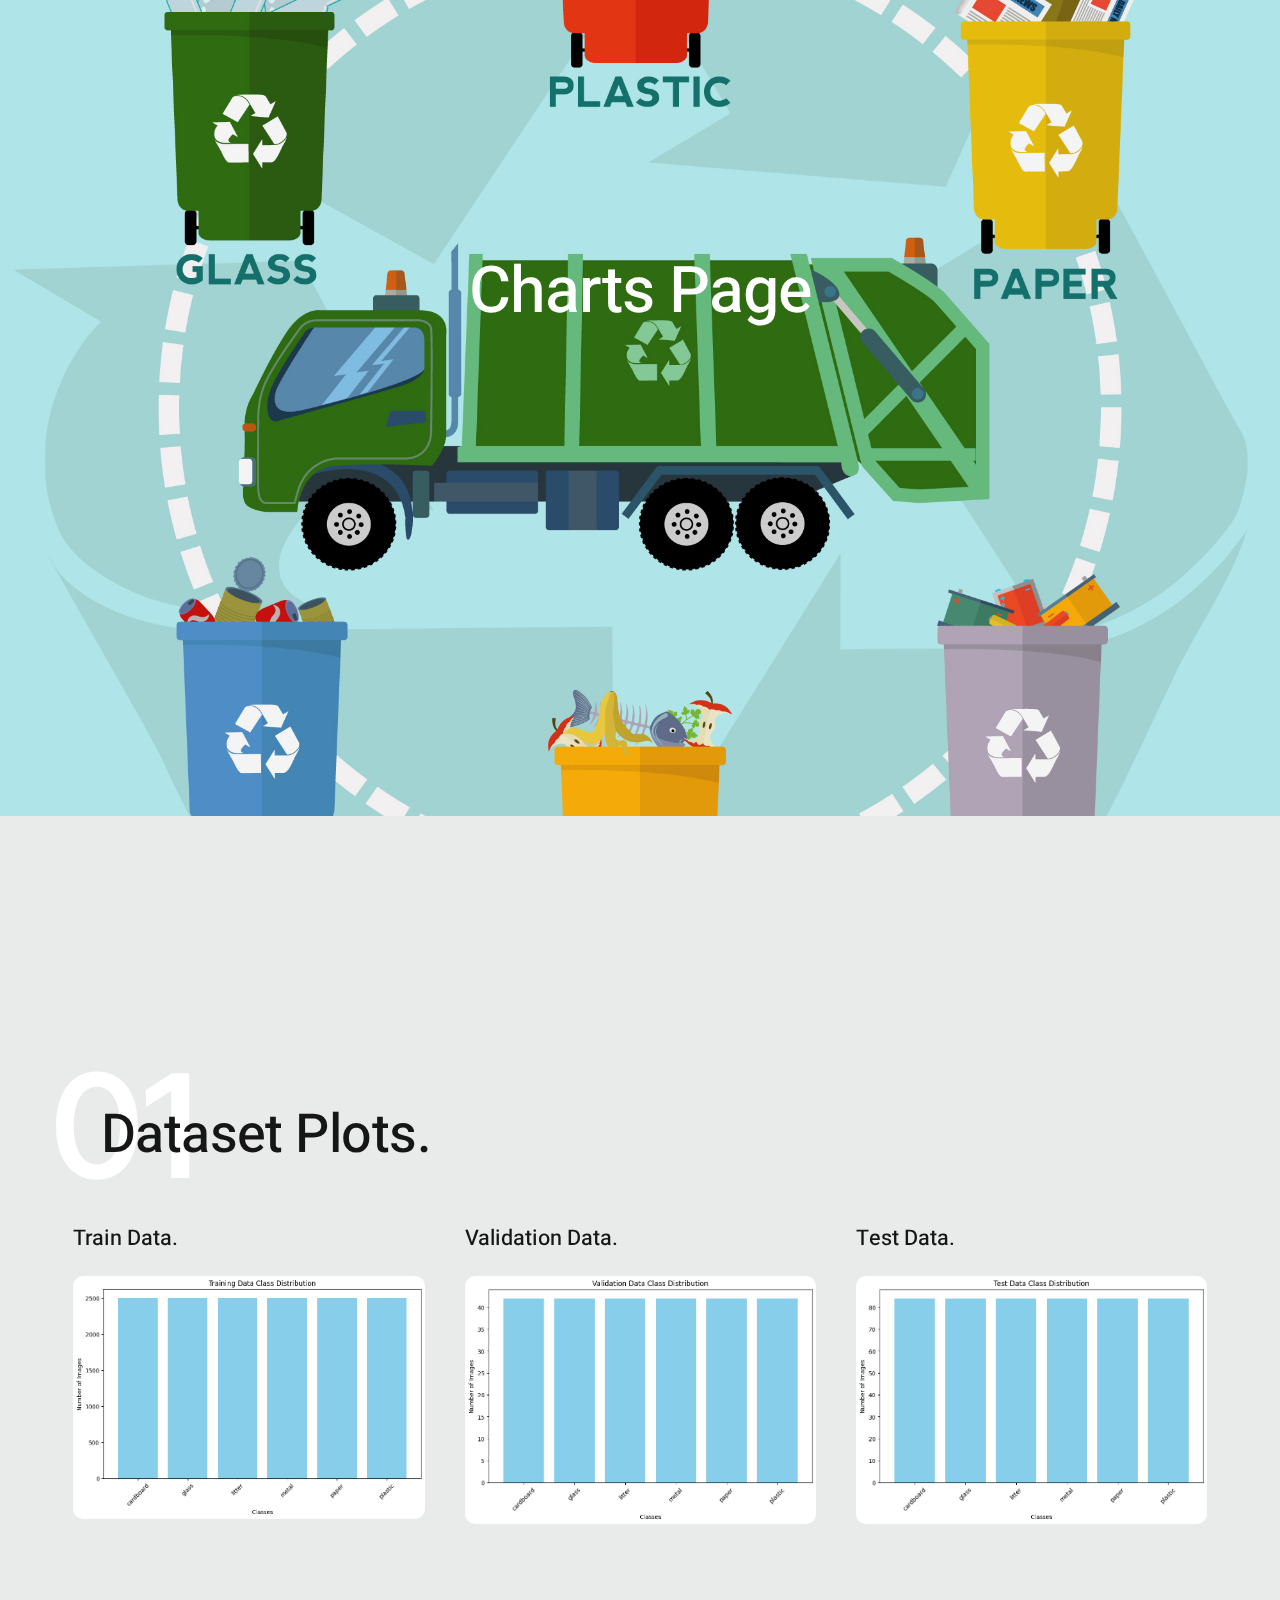
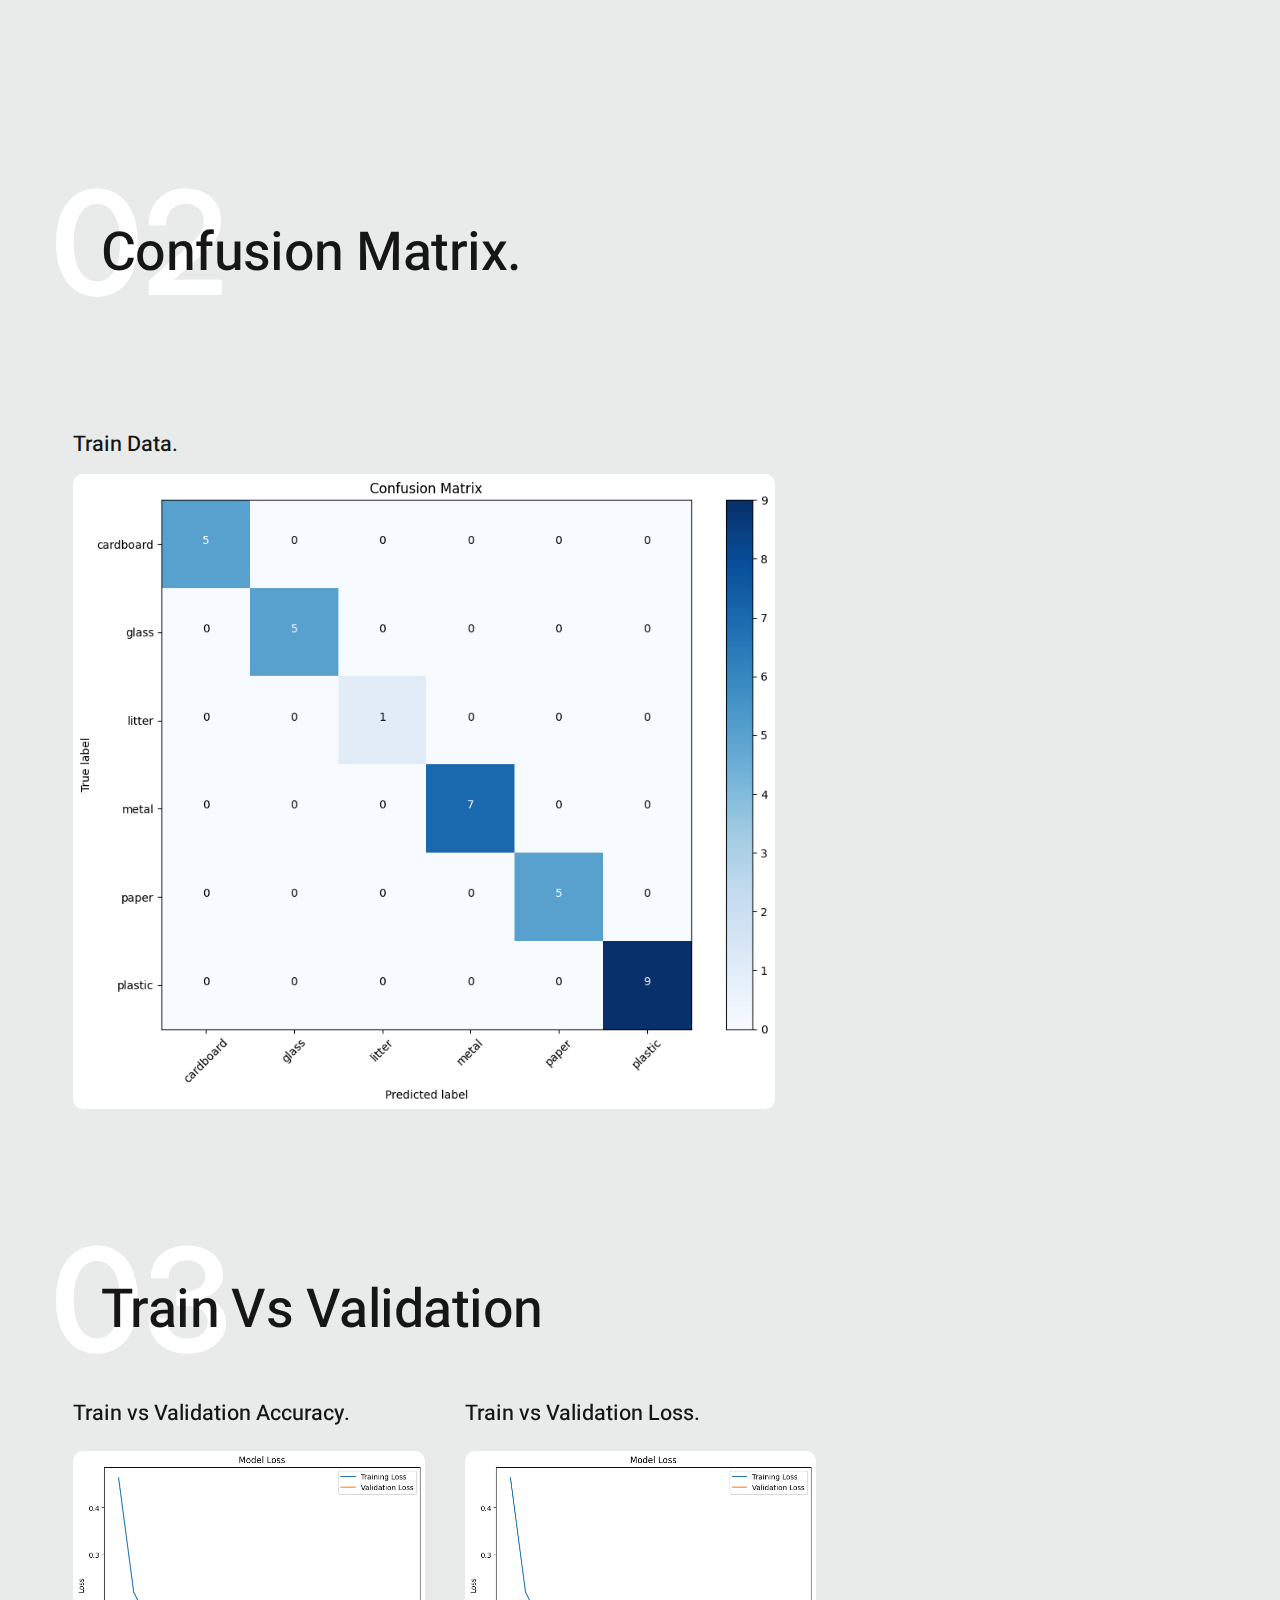
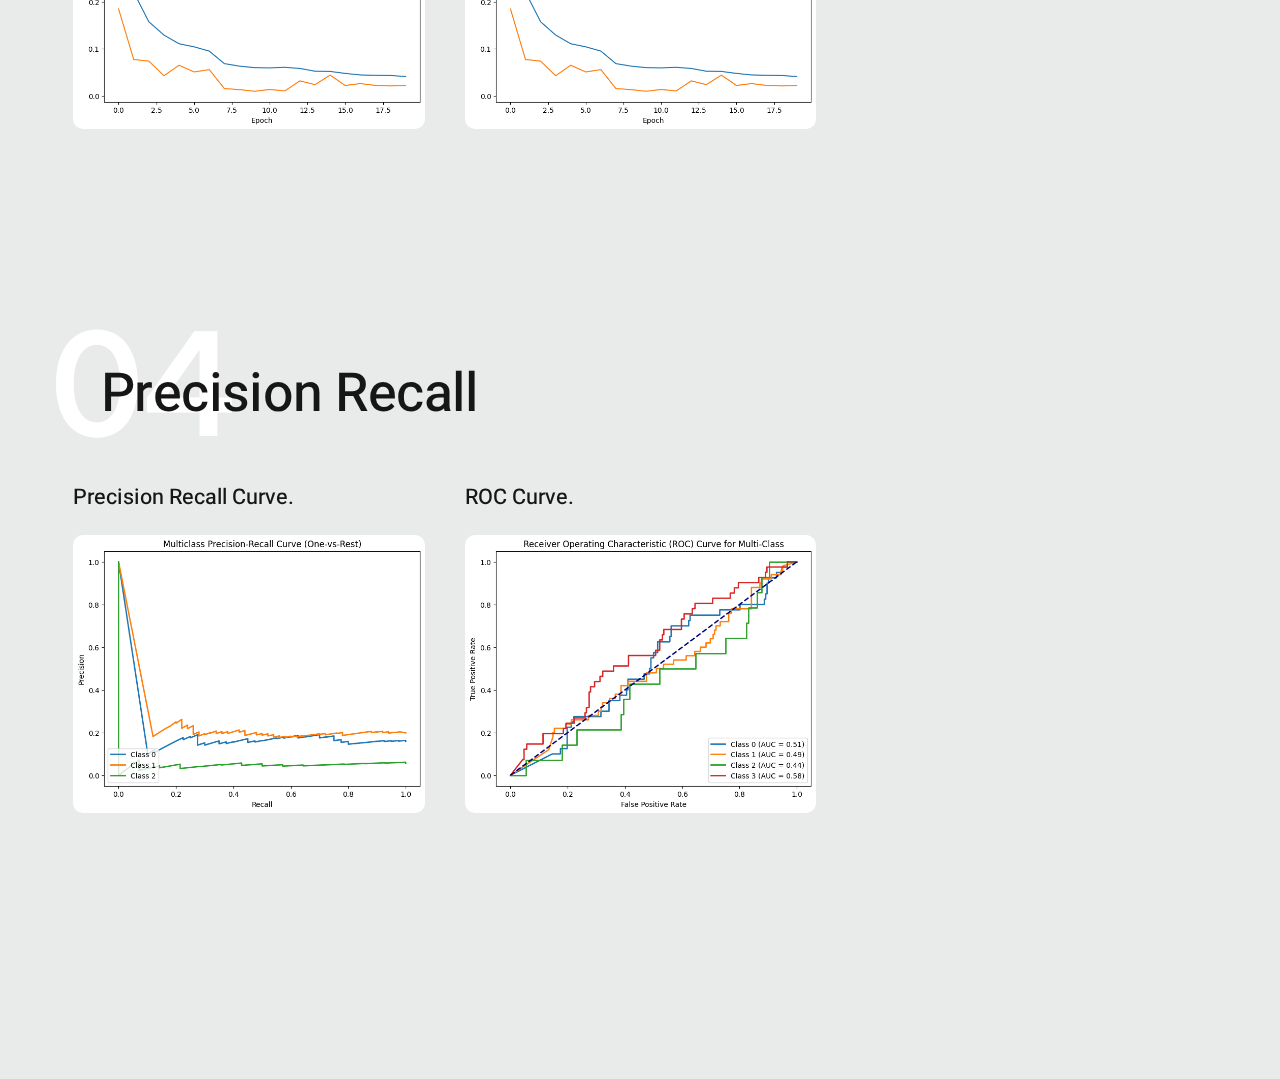
<file: templates/charts.html>
<!DOCTYPE html>
<html lang="en" class="no-js" >
<head>

    <!--- basic page needs
    ================================================== -->
    <meta charset="utf-8">
    <meta name="viewport" content="width=device-width, initial-scale=1">
    <title>Waste Classification</title>

    <script>
        document.documentElement.classList.remove('no-js');
        document.documentElement.classList.add('js');
    </script>

    <!-- CSS
    ================================================== -->
    <link rel="stylesheet" href="../static/css/vendor.css">
    <link rel="stylesheet" href="../static/css/styles.css">

    <!-- favicons
    ================================================== -->
    <link rel="apple-touch-icon" sizes="180x180" href="apple-touch-icon.png">
    <link rel="icon" type="image/png" sizes="32x32" href="favicon-32x32.png">
    <link rel="icon" type="image/png" sizes="16x16" href="favicon-16x16.png">
    <link rel="manifest" href="site.webmanifest">
<style>
    #intro {
    background-image: url('../static/images/img2.jpg'); /* Replace with your image URL */
    background-size: cover; /* Ensures the image covers the entire section */
    background-position: center; /* Centers the image */
     /* Limits the height to 30% of the viewport height */
    width: 100%; /* Ensures the section spans the full width of the screen */
}
</style>
</head>


<body id="top">


    <!-- preloader
    ================================================== -->
    <div id="preloader">
        <div id="loader">
        </div>
    </div>


    <!-- page wrap
    ================================================== -->
    <div id="page" class="s-pagewrap">


        <!-- # site header 
        ================================================== -->
        <header class="s-header">

            <div class="row s-header__inner">

                <div class="s-header__block">
                    <div class="s-header__logo">
                        <a class="logo" href="index.html" style="font-size: 3rem;color:white">
                            WasteClassification
                        </a>
                    </div>

                    <a class="s-header__menu-toggle" href="#0"><span>Menu</span></a>
                </div> 
                <nav class="s-header__nav">
                    <ul>
                        <li class="current"><a href="/prediction" >Prediction</a></li>
                        <li class="current"><a href="/performance" >Performance</a></li>
                        <li class="current"><a href="/charts" >Charts</a></li>
                        <li class="current"><a href="/logout" >Logout</a></li>

                        
                    </ul>
                </nav>

                

            </div> <!-- end s-header__inner -->

        </header> <!-- end s-header -->


        <!-- # site-content
        ================================================== -->
        <section id="content" class="s-content">


            <section id="intro" class="s-intro target-section" style="height: 10vh;">
                <h1 style="text-align: center;margin-top: 20%;color: white;">Charts Page</h1>
            </section>


            <!-- about
            ----------------------------------------------- -->
            <section id="about" class="s-about target-section">


            
                
                <div class="s-about__info">

                    <div class="row section-header" data-num="01">
                        <div class="column lg-6 stack-on-1000 title-block">
                            <h2 class="title text-display-1">Dataset Plots.</h2>
                        </div>
                        <div class="column lg-6 stack-on-1000 desc-block">
                            <p class="desc lead">
                            
                            </p>
                        </div>
                    </div>

                    <div class="row s-about__info-slider-block">
                        <div class="column lg-12">

                            <div class="swiper-container s-about__info-slider">
                                <div class="swiper-wrapper">
                            
                                    <!-- Slide 1 -->
                                    <div class="s-about__info-slide swiper-slide">
                                        <h4 class="h5">Train Data.</h4>
                                        <img src="../static/images/output.png" alt="Smart Feature" style="width: 100%; height: auto; border-radius: 10px;">
                                    </div> <!-- end s-about__info-slide -->
                            
                                    <!-- Slide 2 -->
                                    <div class="s-about__info-slide swiper-slide">
                                        <h4 class="h5">Validation Data.</h4>
                                        <img src="../static/images/output1.png" alt="User-Friendly Feature" style="width: 100%; height: auto; border-radius: 10px;">
                                    </div> <!-- end s-about__info-slide -->
                            
                                    <!-- Slide 3 -->
                                    <div class="s-about__info-slide swiper-slide">
                                        <h4 class="h5">Test Data.</h4>
                                        <img src="../static/images/output2.png" alt="Powerful Feature" style="width: 100%; height: auto; border-radius: 10px;">
                                    </div> <!-- end s-about__info-slide -->

                                    

                            
                                </div> <!-- swiper-wrapper -->
                            </div>
                            <!-- end swiper-container -->

                        </div>
                    </div> <!-- end s-about__info-slider-block -->

                </div> 


                


                
                <div class="s-about__howto">

                    <div class="row section-header" data-num="02">
                        <div class="column lg-12 title-block">
                            <h2 class="title text-display-1">Confusion Matrix.</h2>
                        </div>
                    </div>

                    <div class="row s-about__howto-content">

                        <div class="column s-about__howto-process-block">

                            

                                <div class="s-about__info-slide swiper-slide">
                                    <h4 class="h5">Train Data.</h4>
                                    <img src="../static/images/output5.png" alt="Smart Feature" style="width: 100%; height: auto; border-radius: 10px;">
                                </div>

                            

                                
                            </div> 

                        </div>

                        <div class="column s-about__howto-screens-block">

                        

                        </div>

                    </div>
        
                    <div class="s-about__info">

                        <div class="row section-header" data-num="03">
                            <div class="column lg-6 stack-on-1000 title-block">
                                <h2 class="title text-display-1">Train Vs Validation</h2>
                            </div>
                            <div class="column lg-6 stack-on-1000 desc-block">
                                <p class="desc lead">
                                
                                </p>
                            </div>
                        </div>
    
                        <div class="row s-about__info-slider-block">
                            <div class="column lg-12">
    
                                <div class="swiper-container s-about__info-slider">
                                    <div class="swiper-wrapper">
                                
                                        <!-- Slide 1 -->
                                        <div class="s-about__info-slide swiper-slide">
                                            <h4 class="h5">Train vs Validation Accuracy.</h4>
                                            <img src="../static/images/output6.png" alt="Smart Feature" style="width: 100%; height: auto; border-radius: 10px;">
                                        </div> <!-- end s-about__info-slide -->
                                
                                        <!-- Slide 2 -->
                                        <div class="s-about__info-slide swiper-slide">
                                            <h4 class="h5">Train vs Validation Loss.</h4>
                                            <img src="../static/images/output6.png" alt="User-Friendly Feature" style="width: 100%; height: auto; border-radius: 10px;">
                                        </div> <!-- end s-about__info-slide -->
                                
                                    
    
                                
                                    </div> <!-- swiper-wrapper -->
                                </div>
                                <!-- end swiper-container -->
    
                            </div>
                        </div> <!-- end s-about__info-slider-block -->
    
                    </div> 

                    <div class="s-about__info">

                        <div class="row section-header" data-num="04">
                            <div class="column lg-6 stack-on-1000 title-block">
                                <h2 class="title text-display-1">Precision Recall</h2>
                            </div>
                            <div class="column lg-6 stack-on-1000 desc-block">
                                <p class="desc lead">
                                
                                </p>
                            </div>
                        </div>
    
                        <div class="row s-about__info-slider-block">
                            <div class="column lg-12">
    
                                <div class="swiper-container s-about__info-slider">
                                    <div class="swiper-wrapper">
                                
                                        <!-- Slide 1 -->
                                        <div class="s-about__info-slide swiper-slide">
                                            <h4 class="h5">Precision Recall Curve.</h4>
                                            <img src="../static/images/output3.png" alt="Smart Feature" style="width: 100%; height: auto; border-radius: 10px;">
                                        </div> <!-- end s-about__info-slide -->
                                
                                        <!-- Slide 2 -->
                                        <div class="s-about__info-slide swiper-slide">
                                            <h4 class="h5">ROC Curve.</h4>
                                            <img src="../static/images/output4.png" alt="User-Friendly Feature" style="width: 100%; height: auto; border-radius: 10px;">
                                        </div> <!-- end s-about__info-slide -->
                                
                                    
    
                                
                                    </div> <!-- swiper-wrapper -->
                                </div>
                                <!-- end swiper-container -->
    
                            </div>
                        </div> <!-- end s-about__info-slider-block -->
    
                    </div> 
                
                
                

            </section> 


        
        
        


        </section> <!-- end s-content -->



    <!-- Java Script
    ================================================== -->
    <script src="../static/js/plugins.js"></script>
    <script src="../static/js/main.js"></script>

</body>
</html>
</file>
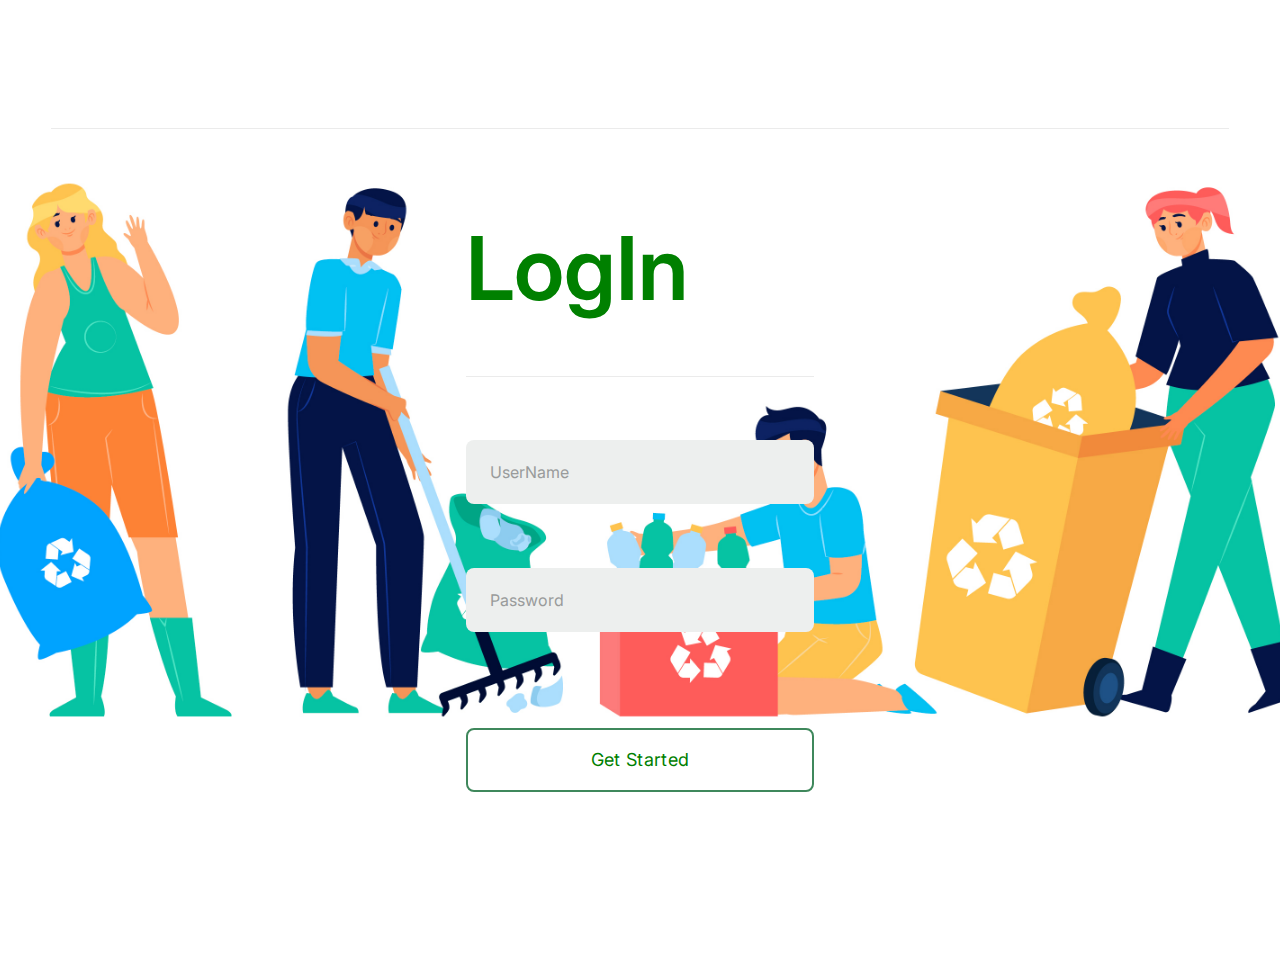
<file: templates/login.html>
<!DOCTYPE html>
<html lang="en" class="no-js">

<head>

    <!--- basic page needs ================================================== -->
    <meta charset="utf-8">
    <meta name="viewport" content="width=device-width, initial-scale=1">
    <title>Waste Classification</title>

    <script>
        document.documentElement.classList.remove('no-js');
        document.documentElement.classList.add('js');
    </script>

    <!-- CSS ================================================== -->
    <link rel="stylesheet" href="../static/css/vendor.css">
    <link rel="stylesheet" href="../static/css/styles.css">

    <!-- favicons ================================================== -->
    <link rel="apple-touch-icon" sizes="180x180" href="apple-touch-icon.png">
    <link rel="icon" type="image/png" sizes="32x32" href="favicon-32x32.png">
    <link rel="icon" type="image/png" sizes="16x16" href="favicon-16x16.png">
    <link rel="manifest" href="site.webmanifest">

    <style>
        /* Add background image to body */
        body {
            background-image: url('../static/images/img7.jpg'); /* Adjust the path as necessary */
            background-repeat: no-repeat;
            background-size: cover; /* Ensures the image covers the entire screen */
            background-position: center center; /* Centers the image */
            background-attachment: fixed; /* Keeps the background fixed when scrolling */
            color: #fff; /* Change text color if needed for better contrast */
            font-family: Arial, sans-serif; /* Adjust font as needed */
        }

        /* Modal overlay */
        .modal {
            display: none;
            position: fixed;
            z-index: 1;
            padding-top: 100px;
            left: 0;
            top: 0;
            width: 100%;
            height: 100%;
            background-color: rgba(0, 0, 0, 0.6);
            animation: fadeIn 0.4s;
        }

        /* Modal content */
        .modal-content {
            background-color: #fff;
            margin: auto;
            padding: 30px;
            border-radius: 12px;
            width: 350px;
            max-width: 80%;
            text-align: center;
            box-shadow: 0px 4px 8px rgba(0, 0, 0, 0.2);
            animation: slideDown 0.5s ease;
        }

        /* Close button */
        .close {
            color: #333;
            font-size: 22px;
            font-weight: bold;
            position: absolute;
            right: 20px;
            top: 15px;
            cursor: pointer;
        }

        .close:hover,
        .close:focus {
            color: #000;
            text-decoration: none;
        }

        /* Modal text and headings */
        .modal-content h2 {
            font-size: 1.5rem;
            margin-bottom: 10px;
            color: #2b8a3e; /* Success green */
        }

        .modal-content h2.error {
            color: #d9534f; /* Error red */
        }

        .modal-content p {
            font-size: 1rem;
            margin-bottom: 20px;
        }

        /* Animations */
        @keyframes fadeIn {
            from {
                opacity: 0;
            }

            to {
                opacity: 1;
            }
        }

        @keyframes slideDown {
            from {
                transform: translateY(-20px);
                opacity: 0;
            }

            to {
                transform: translateY(0);
                opacity: 1;
            }
        }
    </style>

</head>

<body id="top">

    <!-- preloader ================================================== -->
    <div id="preloader">
        <div id="loader">
        </div>
    </div>

    <!-- page wrap ================================================== -->
    <div id="page" class="s-pagewrap">

        <!-- # site header ================================================== -->
        <header class="s-header">

            <div class="row s-header__inner">

                <div class="s-header__block">
                    <div class="s-header__logo">
                        <a class="logo" href="index.html" style="font-size: 3rem;color:black;font-weight: 10px;">
                            WasteClassification
                        </a>
                    </div>
                </div>

                <nav class="s-header__nav">
                    <ul>
                        <li><a href="/" style="color:black">Home</a></li>
                        <li class="current"><a href="/login" style="color: black;">Login</a></li>
                    </ul>
                </nav>

            </div>

        </header> <!-- end s-header -->
<br><br>
        <!-- # site-content ================================================== -->
        <section id="content" class="s-content">

            <section id="pricing" class="s-pricing target-section">
                <div class="row s-pricing__content">
                    <div class="column lg-4 md-12 s-pricing__header">
                        <h3 class="h2"></h3>
                    </div>

                    <div class="column lg-8 md-12 s-pricing__plans">
                        <div class="row plans block-lg-one-half block-tab-whole">
                            <div class="column item-plan item-plan--popular">
                                <form id="loginForm" onsubmit="validateLogin(event)">
                                    <div class="item-plan__top-part">
                                        <p class="item-plan__price" style="color: green;">LogIn</p>
                                        <hr>
                                    </div>

                                    <input type="text" required placeholder="UserName" id="username" class="u-fullwidth">
                                    <br>
                                    <input type="password" required placeholder="Password" id="password" class="u-fullwidth">
                                    <br><br>

                                    <input type="submit" class="btn btn--primary u-fullwidth" value="Get Started" style="background-color: white; color: green;">
                                </form>
                            </div>
                        </div>
                    </div>
                </div>

                <!-- Success and Error Modals -->
                <div id="successModal" class="modal">
                    <div class="modal-content">
                        <span class="close" onclick="closeModal('successModal')">&times;</span>
                        <h2>🎉 Success!</h2>
                        <p>Login Successful! Redirecting to the predict page...</p>
                    </div>
                </div>

                <div id="errorModal" class="modal">
                    <div class="modal-content">
                        <span class="close" onclick="closeModal('errorModal')">&times;</span>
                        <h2>⚠️ Error</h2>
                        <p>Invalid username or password. Please try again.</p>
                    </div>
                </div>
            </section>

        </section> <!-- end s-content -->

    </div> <!-- end page -->

    <!-- JavaScript ================================================== -->
    <script>
        function validateLogin(event) {
            event.preventDefault();

            const username = document.getElementById("username").value;
            const password = document.getElementById("password").value;

            if (username === "admin" && password === "admin") {
                showModal("successModal");
                setTimeout(() => {
                    window.location.href = "/prediction";
                }, 1500);
            } else {
                showModal("errorModal");
            }
        }

        function showModal(modalId) {
            const modal = document.getElementById(modalId);
            modal.style.display = "block";
        }

        function closeModal(modalId) {
            const modal = document.getElementById(modalId);
            modal.style.display = "none";
        }

        window.onclick = function (event) {
            if (event.target.classList.contains('modal')) {
                event.target.style.display = "none";
            }
        }
    </script>
    <script src="../static/js/plugins.js"></script>
    <script src="../static/js/main.js"></script>

</body>

</html>
</file>
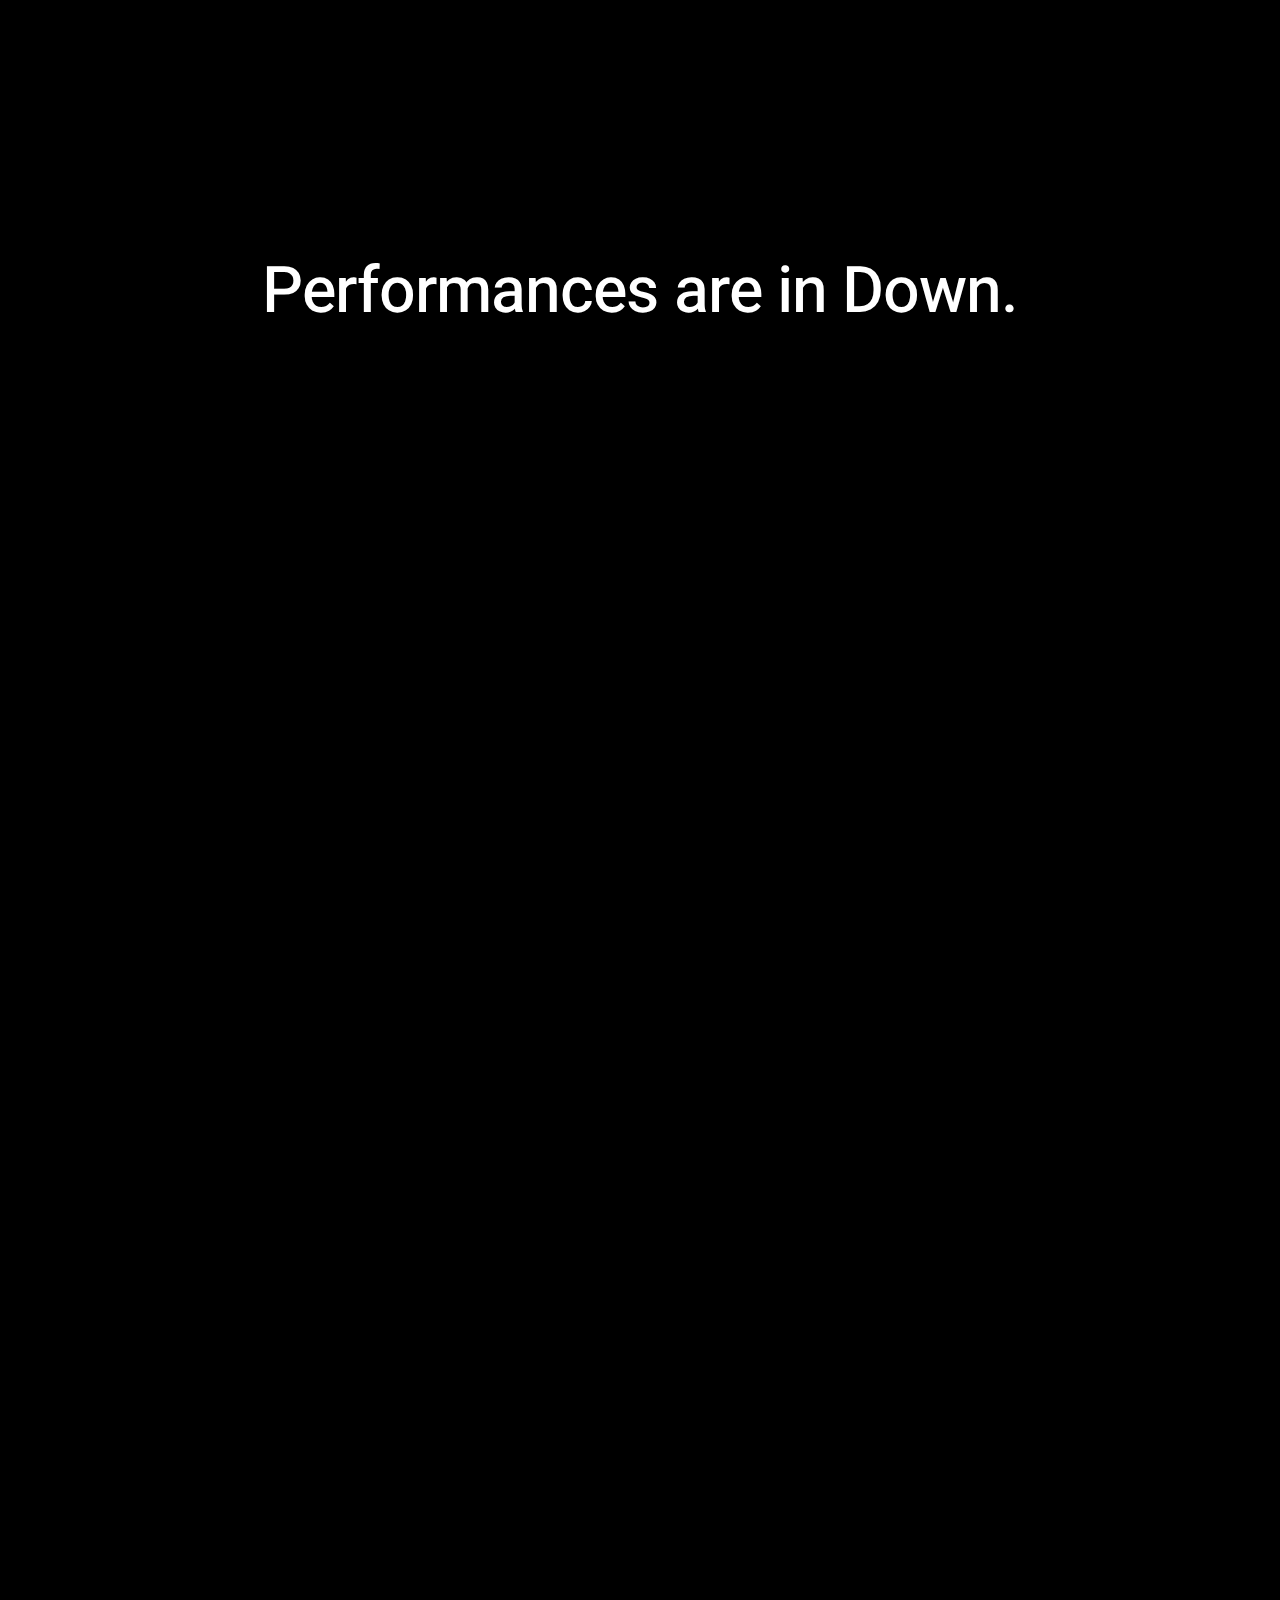
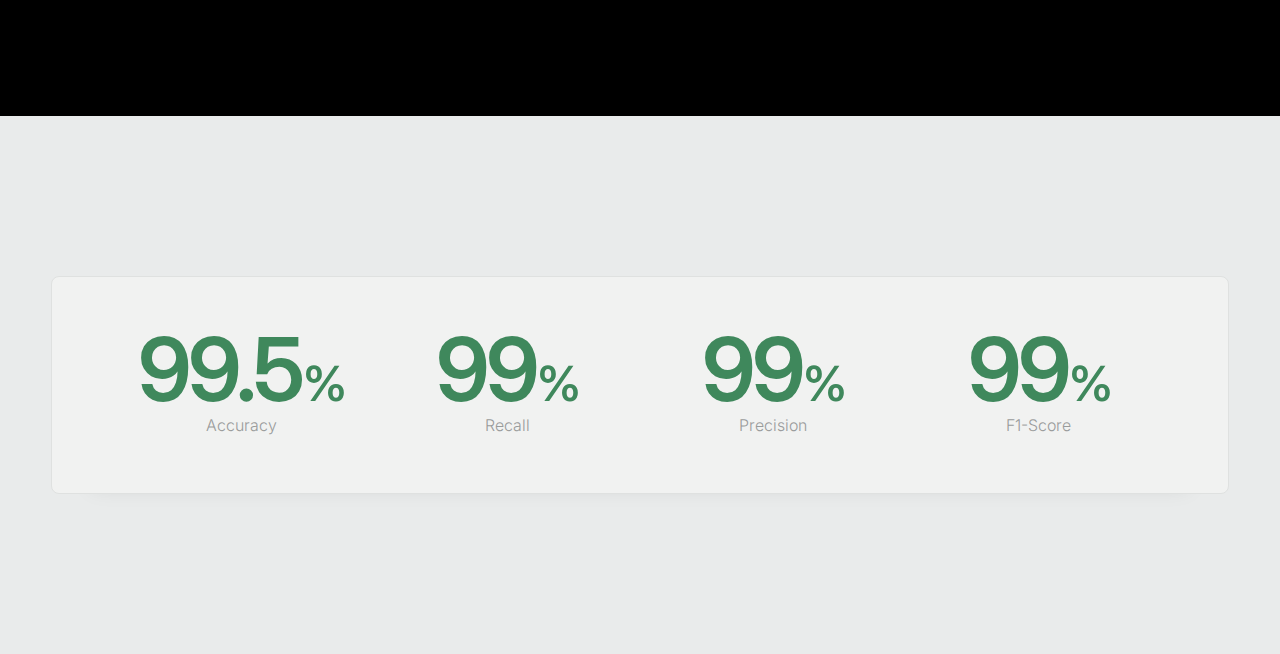
<file: templates/performance.html>
<!DOCTYPE html>
<html lang="en" class="no-js" >
<head>

    <!--- basic page needs
    ================================================== -->
    <meta charset="utf-8">
    <meta name="viewport" content="width=device-width, initial-scale=1">
    <title>Waste Classification</title>

    <script>
        document.documentElement.classList.remove('no-js');
        document.documentElement.classList.add('js');
    </script>

    <!-- CSS
    ================================================== -->
    <link rel="stylesheet" href="../static/css/vendor.css">
    <link rel="stylesheet" href="../static/css/styles.css">

    <!-- favicons
    ================================================== -->
    <link rel="apple-touch-icon" sizes="180x180" href="apple-touch-icon.png">
    <link rel="icon" type="image/png" sizes="32x32" href="favicon-32x32.png">
    <link rel="icon" type="image/png" sizes="16x16" href="favicon-16x16.png">
    <link rel="manifest" href="site.webmanifest">

</head>


<body id="top">


    <!-- preloader
    ================================================== -->
    <div id="preloader">
        <div id="loader">
        </div>
    </div>


    <!-- page wrap
    ================================================== -->
    <div id="page" class="s-pagewrap">


        <!-- # site header 
        ================================================== -->
        <header class="s-header">

            <div class="row s-header__inner">

                <div class="s-header__block">
                    <div class="s-header__logo">
                        <a class="logo" href="index.html" style="font-size: 3rem;color:white">
                            WasteClassification
                        </a>
                    </div>

                    <a class="s-header__menu-toggle" href="#0"><span>Menu</span></a>
                </div> 
                <nav class="s-header__nav">
                    <ul>
                        <li class="current"><a href="/prediction" >Prediction</a></li>
                        <li class="current"><a href="/performance" >Performance</a></li>
                        <li class="current"><a href="/charts" >Charts</a></li>
                        <li class="current"><a href="/logout" >Logout</a></li>

                        
                    </ul>
                </nav>

                

            </div> <!-- end s-header__inner -->

        </header> <!-- end s-header -->


        <!-- # site-content
        ================================================== -->
        <section id="content" class="s-content">

            <section id="intro" class="s-intro target-section" style="height: 10vh;">
                <h1 style="text-align: center;margin-top: 20%;color: white;">Performances are in Down.</h1>
            </section>
            <!-- intro
            ----------------------------------------------- -->
            <section id="intro" class="s-intro target-section">

            </section><!-- end s-intro -->


            <!-- about
            ----------------------------------------------- -->
            <section id="about" class="s-about target-section">


                <!-- stats -->
                <div class="row block-lg-one-fourth block-tab-one-half block-stack s-about__stats">

                    <div class="column s-about__stats-item">
                        <div class="s-about__stats-count">99.5<span>%</span></div>
                        <h5>Accuracy</h5>
                    </div>
                    <div class="column s-about__stats-item">
                        <div class="s-about__stats-count">99<span>%</span></div>
                        <h5>Recall</h5>
                    </div>
                    <div class="column s-about__stats-item">
                        <div class="s-about__stats-count">99<span>%</span></div>
                        <h5>Precision</h5>
                    </div>
                    <div class="column s-about__stats-item">
                        <div class="s-about__stats-count">99<span>%</span></div>
                        <h5>F1-Score</h5>
                    </div>

                </div> <!-- end stats -->


            


            
            </section> <!-- end s-about -->


        
        
        


        </section> <!-- end s-content -->



    <!-- Java Script
    ================================================== -->
    <script src="../static/js/plugins.js"></script>
    <script src="../static/js/main.js"></script>

</body>
</html>
</file>
<file: static/css/vendor.css>
/* ===================================================================
 * Booth Third-party Stylesheets
 * Template Ver. 1.0.0
 * 10-20-2021
 * -------------------------------------------------------------------
 *
 * TOC:
 * # PrismJS
 * # Swiper
 * # Basiclightbox
 *
 * ------------------------------------------------------------------- */

/* ===================================================================
 * # PrismJS 1.20.0
 *   https://prismjs.com/download.html#themes=prism-okaidia&languages=markup+css+clike+javascript+markup-templating+php 
 *   
 *   okaidia theme for JavaScript, CSS and HTML
 *   Loosely based on Monokai textmate theme by http://www.monokai.nl/
 *   @author ocodia
 * ------------------------------------------------------------------- */
code[class*="language-"],
pre[class*="language-"] {
    color           : #f8f8f2;
    background      : none;
    text-shadow     : 0 1px rgba(0, 0, 0, 0.3);
    font-family     : var(--font-mono);
    font-size       : calc(var(--text-size) * 0.9444);
    text-align      : left;
    white-space     : pre;
    word-spacing    : normal;
    word-break      : normal;
    word-wrap       : normal;
    line-height     : var(--vspace-1);
    -moz-tab-size   : 4;
    -o-tab-size     : 4;
    tab-size        : 4;
    -webkit-hyphens : none;
    -moz-hyphens    : none;
    -ms-hyphens     : none;
    hyphens         : none;
}

/* Code blocks */

pre[class*="language-"] {
    padding  : var(--vspace-0_5) 0 var(--vspace-1);
    margin   : var(--vspace-1) 0;
    overflow : auto;
}

:not(pre)>code[class*="language-"],
pre[class*="language-"] {
    background : #272822;
}

/* Inline code */

:not(pre)>code[class*="language-"] {
    padding     : .1em;
    white-space : normal;
}

.token.comment,
.token.prolog,
.token.doctype,
.token.cdata {
    color : slategray;
}

.token.punctuation {
    color : #f8f8f2;
}

.token.namespace {
    opacity : .7;
}

.token.property,
.token.tag,
.token.constant,
.token.symbol,
.token.deleted {
    color : #f92672;
}

.token.boolean,
.token.number {
    color : #ae81ff;
}

.token.selector,
.token.attr-name,
.token.string,
.token.char,
.token.builtin,
.token.inserted {
    color : #a6e22e;
}

.token.operator,
.token.entity,
.token.url,
.language-css .token.string,
.style .token.string,
.token.variable {
    color : #f8f8f2;
}

.token.atrule,
.token.attr-value,
.token.function,
.token.class-name {
    color : #e6db74;
}

.token.keyword {
    color : #66d9ef;
}

.token.regex,
.token.important {
    color : #fd971f;
}

.token.important,
.token.bold {
    font-weight : bold;
}

.token.italic {
    font-style : italic;
}

.token.entity {
    cursor : help;
}


/* ===================================================================
 * # Swiper 6.4.5
 *   Most modern mobile touch slider and framework with hardware accelerated transitions
 *   https://swiperjs.com
 *
 *   Copyright 2014-2020 Vladimir Kharlampidi
 *
 *   Released under the MIT License
 *
 *   Released on: December 18, 2020
 * ------------------------------------------------------------------- */
@font-face {
    font-family : "swiper-icons";
    src         : url("data:application/font-woff;charset=utf-8;base64, [base64]//wADZ2x5ZgAAAywAAADMAAAD2MHtryVoZWFkAAABbAAAADAAAAA2E2+eoWhoZWEAAAGcAAAAHwAAACQC9gDzaG10eAAAAigAAAAZAAAArgJkABFsb2NhAAAC0AAAAFoAAABaFQAUGG1heHAAAAG8AAAAHwAAACAAcABAbmFtZQAAA/gAAAE5AAACXvFdBwlwb3N0AAAFNAAAAGIAAACE5s74hXjaY2BkYGAAYpf5Hu/j+W2+MnAzMYDAzaX6QjD6/4//Bxj5GA8AuRwMYGkAPywL13jaY2BkYGA88P8Agx4j+/8fQDYfA1AEBWgDAIB2BOoAeNpjYGRgYNBh4GdgYgABEMnIABJzYNADCQAACWgAsQB42mNgYfzCOIGBlYGB0YcxjYGBwR1Kf2WQZGhhYGBiYGVmgAFGBiQQkOaawtDAoMBQxXjg/wEGPcYDDA4wNUA2CCgwsAAAO4EL6gAAeNpj2M0gyAACqxgGNWBkZ2D4/wMA+xkDdgAAAHjaY2BgYGaAYBkGRgYQiAHyGMF8FgYHIM3DwMHABGQrMOgyWDLEM1T9/w8UBfEMgLzE////P/5//f/V/xv+r4eaAAeMbAxwIUYmIMHEgKYAYjUcsDAwsLKxc3BycfPw8jEQA/[base64]/uznmfPFBNODM2K7MTQ45YEAZqGP81AmGGcF3iPqOop0r1SPTaTbVkfUe4HXj97wYE+yNwWYxwWu4v1ugWHgo3S1XdZEVqWM7ET0cfnLGxWfkgR42o2PvWrDMBSFj/IHLaF0zKjRgdiVMwScNRAoWUoH78Y2icB/yIY09An6AH2Bdu/UB+yxopYshQiEvnvu0dURgDt8QeC8PDw7Fpji3fEA4z/PEJ6YOB5hKh4dj3EvXhxPqH/SKUY3rJ7srZ4FZnh1PMAtPhwP6fl2PMJMPDgeQ4rY8YT6Gzao0eAEA409DuggmTnFnOcSCiEiLMgxCiTI6Cq5DZUd3Qmp10vO0LaLTd2cjN4fOumlc7lUYbSQcZFkutRG7g6JKZKy0RmdLY680CDnEJ+UMkpFFe1RN7nxdVpXrC4aTtnaurOnYercZg2YVmLN/d/gczfEimrE/fs/bOuq29Zmn8tloORaXgZgGa78yO9/cnXm2BpaGvq25Dv9S4E9+5SIc9PqupJKhYFSSl47+Qcr1mYNAAAAeNptw0cKwkAAAMDZJA8Q7OUJvkLsPfZ6zFVERPy8qHh2YER+3i/BP83vIBLLySsoKimrqKqpa2hp6+jq6RsYGhmbmJqZSy0sraxtbO3sHRydnEMU4uR6yx7JJXveP7WrDycAAAAAAAH//wACeNpjYGRgYOABYhkgZgJCZgZNBkYGLQZtIJsFLMYAAAw3ALgAeNolizEKgDAQBCchRbC2sFER0YD6qVQiBCv/H9ezGI6Z5XBAw8CBK/m5iQQVauVbXLnOrMZv2oLdKFa8Pjuru2hJzGabmOSLzNMzvutpB3N42mNgZGBg4GKQYzBhYMxJLMlj4GBgAYow/P/PAJJhLM6sSoWKfWCAAwDAjgbRAAB42mNgYGBkAIIbCZo5IPrmUn0hGA0AO8EFTQAA") format("woff");
    font-weight : 400;
    font-style  : normal;
}

:root {
    --swiper-theme-color : #007aff;
}

.swiper-container {
    margin-left  : auto;
    margin-right : auto;
    position     : relative;
    overflow     : hidden;
    list-style   : none;
    padding      : 0;
    /* Fix of Webkit flickering */
    z-index      : 1;
}

.swiper-container-vertical>.swiper-wrapper {
    flex-direction : column;
}

.swiper-wrapper {
    position            : relative;
    width               : 100%;
    height              : 100%;
    z-index             : 1;
    display             : flex;
    transition-property : transform;
    box-sizing          : content-box;
}

.swiper-container-android .swiper-slide,
.swiper-wrapper {
    transform : translate3d(0px, 0, 0);
}

.swiper-container-multirow>.swiper-wrapper {
    flex-wrap : wrap;
}

.swiper-container-multirow-column>.swiper-wrapper {
    flex-wrap      : wrap;
    flex-direction : column;
}

.swiper-container-free-mode>.swiper-wrapper {
    transition-timing-function : ease-out;
    margin                     : 0 auto;
}

.swiper-slide {
    flex-shrink         : 0;
    width               : 100%;
    height              : 100%;
    position            : relative;
    transition-property : transform;
}

.swiper-slide-invisible-blank {
    visibility : hidden;
}

/* Auto Height */

.swiper-container-autoheight,
.swiper-container-autoheight .swiper-slide {
    height : auto;
}

.swiper-container-autoheight .swiper-wrapper {
    align-items         : flex-start;
    transition-property : transform, height;
}

/* 3D Effects */

.swiper-container-3d {
    perspective : 1200px;
}

.swiper-container-3d .swiper-wrapper,
.swiper-container-3d .swiper-slide,
.swiper-container-3d .swiper-slide-shadow-left,
.swiper-container-3d .swiper-slide-shadow-right,
.swiper-container-3d .swiper-slide-shadow-top,
.swiper-container-3d .swiper-slide-shadow-bottom,
.swiper-container-3d .swiper-cube-shadow {
    transform-style : preserve-3d;
}

.swiper-container-3d .swiper-slide-shadow-left,
.swiper-container-3d .swiper-slide-shadow-right,
.swiper-container-3d .swiper-slide-shadow-top,
.swiper-container-3d .swiper-slide-shadow-bottom {
    position       : absolute;
    left           : 0;
    top            : 0;
    width          : 100%;
    height         : 100%;
    pointer-events : none;
    z-index        : 10;
}

.swiper-container-3d .swiper-slide-shadow-left {
    background-image : linear-gradient(to left, rgba(0, 0, 0, 0.5), rgba(0, 0, 0, 0));
}

.swiper-container-3d .swiper-slide-shadow-right {
    background-image : linear-gradient(to right, rgba(0, 0, 0, 0.5), rgba(0, 0, 0, 0));
}

.swiper-container-3d .swiper-slide-shadow-top {
    background-image : linear-gradient(to top, rgba(0, 0, 0, 0.5), rgba(0, 0, 0, 0));
}

.swiper-container-3d .swiper-slide-shadow-bottom {
    background-image : linear-gradient(to bottom, rgba(0, 0, 0, 0.5), rgba(0, 0, 0, 0));
}

/* CSS Mode */

.swiper-container-css-mode>.swiper-wrapper {
    overflow           : auto;
    scrollbar-width    : none;
    /* For Firefox */
    -ms-overflow-style : none;
    /* For Internet Explorer and Edge */
}

.swiper-container-css-mode>.swiper-wrapper::-webkit-scrollbar {
    display : none;
}

.swiper-container-css-mode>.swiper-wrapper>.swiper-slide {
    scroll-snap-align : start start;
}

.swiper-container-horizontal.swiper-container-css-mode>.swiper-wrapper {
    scroll-snap-type : x mandatory;
}

.swiper-container-vertical.swiper-container-css-mode>.swiper-wrapper {
    scroll-snap-type : y mandatory;
}

:root {
    --swiper-navigation-size  : 44px;
    /*
    --swiper-navigation-color : var(--swiper-theme-color);
    */
}

.swiper-button-prev,
.swiper-button-next {
    position        : absolute;
    top             : 50%;
    width           : calc(var(--swiper-navigation-size) / 44 * 27);
    height          : var(--swiper-navigation-size);
    margin-top      : calc(-1 * var(--swiper-navigation-size) / 2);
    z-index         : 10;
    cursor          : pointer;
    display         : flex;
    align-items     : center;
    justify-content : center;
    color           : var(--swiper-navigation-color, var(--swiper-theme-color));
}

.swiper-button-prev.swiper-button-disabled,
.swiper-button-next.swiper-button-disabled {
    opacity        : 0.35;
    cursor         : auto;
    pointer-events : none;
}

.swiper-button-prev:after,
.swiper-button-next:after {
    font-family    : swiper-icons;
    font-size      : var(--swiper-navigation-size);
    text-transform : none !important;
    letter-spacing : 0;
    text-transform : none;
    font-variant   : initial;
    line-height    : 1;
}

.swiper-button-prev,
.swiper-container-rtl .swiper-button-next {
    left  : 10px;
    right : auto;
}

.swiper-button-prev:after,
.swiper-container-rtl .swiper-button-next:after {
    content : "prev";
}

.swiper-button-next,
.swiper-container-rtl .swiper-button-prev {
    right : 10px;
    left  : auto;
}

.swiper-button-next:after,
.swiper-container-rtl .swiper-button-prev:after {
    content : "next";
}

.swiper-button-prev.swiper-button-white,
.swiper-button-next.swiper-button-white {
    --swiper-navigation-color : #ffffff;
}

.swiper-button-prev.swiper-button-black,
.swiper-button-next.swiper-button-black {
    --swiper-navigation-color : #000000;
}

.swiper-button-lock {
    display : none;
}

:root {
    /*
    --swiper-pagination-color: var(--swiper-theme-color);
    */
}

.swiper-pagination {
    position   : absolute;
    text-align : center;
    transition : 300ms opacity;
    transform  : translate3d(0, 0, 0);
    z-index    : 10;
}

.swiper-pagination.swiper-pagination-hidden {
    opacity : 0;
}

/* Common Styles */

.swiper-pagination-fraction,
.swiper-pagination-custom,
.swiper-container-horizontal>.swiper-pagination-bullets {
    bottom : 10px;
    left   : 0;
    width  : 100%;
}

/* Bullets */

.swiper-pagination-bullets-dynamic {
    overflow  : hidden;
    font-size : 0;
}

.swiper-pagination-bullets-dynamic .swiper-pagination-bullet {
    transform : scale(0.33);
    position  : relative;
}

.swiper-pagination-bullets-dynamic .swiper-pagination-bullet-active {
    transform : scale(1);
}

.swiper-pagination-bullets-dynamic .swiper-pagination-bullet-active-main {
    transform : scale(1);
}

.swiper-pagination-bullets-dynamic .swiper-pagination-bullet-active-prev {
    transform : scale(0.66);
}

.swiper-pagination-bullets-dynamic .swiper-pagination-bullet-active-prev-prev {
    transform : scale(0.33);
}

.swiper-pagination-bullets-dynamic .swiper-pagination-bullet-active-next {
    transform : scale(0.66);
}

.swiper-pagination-bullets-dynamic .swiper-pagination-bullet-active-next-next {
    transform : scale(0.33);
}

.swiper-pagination-bullet {
    width         : 8px;
    height        : 8px;
    display       : inline-block;
    border-radius : 100%;
    background    : #000;
    opacity       : 0.2;
}

button.swiper-pagination-bullet {
    border             : none;
    margin             : 0;
    padding            : 0;
    box-shadow         : none;
    -webkit-appearance : none;
    -moz-appearance    : none;
    appearance         : none;
}

.swiper-pagination-clickable .swiper-pagination-bullet {
    cursor : pointer;
}

.swiper-pagination-bullet-active {
    opacity    : 1;
    background : var(--swiper-pagination-color, var(--swiper-theme-color));
}

.swiper-container-vertical>.swiper-pagination-bullets {
    right     : 10px;
    top       : 50%;
    transform : translate3d(0px, -50%, 0);
}

.swiper-container-vertical>.swiper-pagination-bullets .swiper-pagination-bullet {
    margin  : 6px 0;
    display : block;
}

.swiper-container-vertical>.swiper-pagination-bullets.swiper-pagination-bullets-dynamic {
    top       : 50%;
    transform : translateY(-50%);
    width     : 8px;
}

.swiper-container-vertical>.swiper-pagination-bullets.swiper-pagination-bullets-dynamic .swiper-pagination-bullet {
    display    : inline-block;
    transition : 200ms transform, 200ms top;
}

.swiper-container-horizontal>.swiper-pagination-bullets .swiper-pagination-bullet {
    margin : 0 4px;
}

.swiper-container-horizontal>.swiper-pagination-bullets.swiper-pagination-bullets-dynamic {
    left        : 50%;
    transform   : translateX(-50%);
    white-space : nowrap;
}

.swiper-container-horizontal>.swiper-pagination-bullets.swiper-pagination-bullets-dynamic .swiper-pagination-bullet {
    transition : 200ms transform, 200ms left;
}

.swiper-container-horizontal.swiper-container-rtl>.swiper-pagination-bullets-dynamic .swiper-pagination-bullet {
    transition : 200ms transform, 200ms right;
}

/* Progress */

.swiper-pagination-progressbar {
    background : rgba(0, 0, 0, 0.25);
    position   : absolute;
}

.swiper-pagination-progressbar .swiper-pagination-progressbar-fill {
    background       : var(--swiper-pagination-color, var(--swiper-theme-color));
    position         : absolute;
    left             : 0;
    top              : 0;
    width            : 100%;
    height           : 100%;
    transform        : scale(0);
    transform-origin : left top;
}

.swiper-container-rtl .swiper-pagination-progressbar .swiper-pagination-progressbar-fill {
    transform-origin : right top;
}

.swiper-container-horizontal>.swiper-pagination-progressbar,
.swiper-container-vertical>.swiper-pagination-progressbar.swiper-pagination-progressbar-opposite {
    width  : 100%;
    height : 4px;
    left   : 0;
    top    : 0;
}

.swiper-container-vertical>.swiper-pagination-progressbar,
.swiper-container-horizontal>.swiper-pagination-progressbar.swiper-pagination-progressbar-opposite {
    width  : 4px;
    height : 100%;
    left   : 0;
    top    : 0;
}

.swiper-pagination-white {
    --swiper-pagination-color : #ffffff;
}

.swiper-pagination-black {
    --swiper-pagination-color : #000000;
}

.swiper-pagination-lock {
    display : none;
}

/* Scrollbar */

.swiper-scrollbar {
    border-radius    : 10px;
    position         : relative;
    -ms-touch-action : none;
    background       : rgba(0, 0, 0, 0.1);
}

.swiper-container-horizontal>.swiper-scrollbar {
    position : absolute;
    left     : 1%;
    bottom   : 3px;
    z-index  : 50;
    height   : 5px;
    width    : 98%;
}

.swiper-container-vertical>.swiper-scrollbar {
    position : absolute;
    right    : 3px;
    top      : 1%;
    z-index  : 50;
    width    : 5px;
    height   : 98%;
}

.swiper-scrollbar-drag {
    height        : 100%;
    width         : 100%;
    position      : relative;
    background    : rgba(0, 0, 0, 0.5);
    border-radius : 10px;
    left          : 0;
    top           : 0;
}

.swiper-scrollbar-cursor-drag {
    cursor : move;
}

.swiper-scrollbar-lock {
    display : none;
}

.swiper-zoom-container {
    width           : 100%;
    height          : 100%;
    display         : flex;
    justify-content : center;
    align-items     : center;
    text-align      : center;
}

.swiper-zoom-container>img,
.swiper-zoom-container>svg,
.swiper-zoom-container>canvas {
    max-width  : 100%;
    max-height : 100%;
    object-fit : contain;
}

.swiper-slide-zoomed {
    cursor : move;
}

/* Preloader */

:root {
    /*
    --swiper-preloader-color: var(--swiper-theme-color);
    */
}

.swiper-lazy-preloader {
    width            : 42px;
    height           : 42px;
    position         : absolute;
    left             : 50%;
    top              : 50%;
    margin-left      : -21px;
    margin-top       : -21px;
    z-index          : 10;
    transform-origin : 50%;
    animation        : swiper-preloader-spin 1s infinite linear;
    box-sizing       : border-box;
    border           : 4px solid var(--swiper-preloader-color, var(--swiper-theme-color));
    border-radius    : 50%;
    border-top-color : transparent;
}

.swiper-lazy-preloader-white {
    --swiper-preloader-color : #fff;
}

.swiper-lazy-preloader-black {
    --swiper-preloader-color : #000;
}

@keyframes swiper-preloader-spin {
    100% {
        transform : rotate(360deg);
    }
}

/* a11y */

.swiper-container .swiper-notification {
    position       : absolute;
    left           : 0;
    top            : 0;
    pointer-events : none;
    opacity        : 0;
    z-index        : -1000;
}

.swiper-container-fade.swiper-container-free-mode .swiper-slide {
    transition-timing-function : ease-out;
}

.swiper-container-fade .swiper-slide {
    pointer-events      : none;
    transition-property : opacity;
}

.swiper-container-fade .swiper-slide .swiper-slide {
    pointer-events : none;
}

.swiper-container-fade .swiper-slide-active,
.swiper-container-fade .swiper-slide-active .swiper-slide-active {
    pointer-events : auto;
}

.swiper-container-cube {
    overflow : visible;
}

.swiper-container-cube .swiper-slide {
    pointer-events              : none;
    -webkit-backface-visibility : hidden;
    backface-visibility         : hidden;
    z-index                     : 1;
    visibility                  : hidden;
    transform-origin            : 0 0;
    width                       : 100%;
    height                      : 100%;
}

.swiper-container-cube .swiper-slide .swiper-slide {
    pointer-events : none;
}

.swiper-container-cube.swiper-container-rtl .swiper-slide {
    transform-origin : 100% 0;
}

.swiper-container-cube .swiper-slide-active,
.swiper-container-cube .swiper-slide-active .swiper-slide-active {
    pointer-events : auto;
}

.swiper-container-cube .swiper-slide-active,
.swiper-container-cube .swiper-slide-next,
.swiper-container-cube .swiper-slide-prev,
.swiper-container-cube .swiper-slide-next+.swiper-slide {
    pointer-events : auto;
    visibility     : visible;
}

.swiper-container-cube .swiper-slide-shadow-top,
.swiper-container-cube .swiper-slide-shadow-bottom,
.swiper-container-cube .swiper-slide-shadow-left,
.swiper-container-cube .swiper-slide-shadow-right {
    z-index                     : 0;
    -webkit-backface-visibility : hidden;
    backface-visibility         : hidden;
}

.swiper-container-cube .swiper-cube-shadow {
    position       : absolute;
    left           : 0;
    bottom         : 0px;
    width          : 100%;
    height         : 100%;
    background     : #000;
    opacity        : 0.6;
    -webkit-filter : blur(50px);
    filter         : blur(50px);
    z-index        : 0;
}

.swiper-container-flip {
    overflow : visible;
}

.swiper-container-flip .swiper-slide {
    pointer-events              : none;
    -webkit-backface-visibility : hidden;
    backface-visibility         : hidden;
    z-index                     : 1;
}

.swiper-container-flip .swiper-slide .swiper-slide {
    pointer-events : none;
}

.swiper-container-flip .swiper-slide-active,
.swiper-container-flip .swiper-slide-active .swiper-slide-active {
    pointer-events : auto;
}

.swiper-container-flip .swiper-slide-shadow-top,
.swiper-container-flip .swiper-slide-shadow-bottom,
.swiper-container-flip .swiper-slide-shadow-left,
.swiper-container-flip .swiper-slide-shadow-right {
    z-index                     : 0;
    -webkit-backface-visibility : hidden;
    backface-visibility         : hidden;
}


/* ===================================================================
 * # Basiclightbox
 *
 *
 * ------------------------------------------------------------------- */
 .basicLightbox {
    position        : fixed;
    display         : flex;
    justify-content : center;
    align-items     : center;
    top             : 0;
    left            : 0;
    width           : 100%;
    height          : 100vh;
    background      : var(--color-gray-19);
    opacity         : 0.01;
    transition      : opacity 0.4s ease;
    z-index         : 1000;
    will-change     : opacity;
}

.basicLightbox::after {
    content             : "";
    position            : absolute;
    top                 : 1.6rem;
    right               : 1.8rem;
    width               : 2em;
    height              : 2em;
    background          : url(../images/icons/icon-close-2.svg);
    background-position : center;
    background-size     : 1.6rem 1.6rem;
    background-repeat   : no-repeat;
    cursor              : pointer;
}

.basicLightbox--visible {
    opacity : 1;
}

.basicLightbox__placeholder {
    max-width   : 100%;
    transform   : scale(0.9);
    transition  : all 0.4s ease;
    z-index     : 1;
    will-change : transform;
    opacity     : 0;
}

.basicLightbox__placeholder>iframe:first-child:last-child,
.basicLightbox__placeholder>img:first-child:last-child,
.basicLightbox__placeholder>video:first-child:last-child {
    display    : block;
    position   : absolute;
    top        : 0;
    right      : 0;
    bottom     : 0;
    left       : 0;
    margin     : auto;
    max-width  : 95%;
    max-height : 95%;
}

.basicLightbox__placeholder>iframe:first-child:last-child,
.basicLightbox__placeholder>video:first-child:last-child {
    pointer-events : auto;
}

.basicLightbox__placeholder>img:first-child:last-child,
.basicLightbox__placeholder>video:first-child:last-child {
    width  : auto;
    height : auto;
}

.basicLightbox--iframe .basicLightbox__placeholder,
.basicLightbox--img .basicLightbox__placeholder,
.basicLightbox--video .basicLightbox__placeholder {
    width          : 100%;
    height         : 100%;
    pointer-events : none;
}

.basicLightbox--visible .basicLightbox__placeholder {
    transform : scale(1);
    opacity   : 1;
}
</file>
<file: static/css/styles.css>
@charset "UTF-8";

/* =================================================================== 
 * Booth Main Stylesheet
 * Template Ver. 1.0.0
 * 10-20-2021
 * ------------------------------------------------------------------
 *
 * TOC:
 * # SETTINGS
 *      ## fonts 
 *      ## colors 
 *      ## spacing and typescale
 *      ## grid variables
 * # NORMALIZE
 * # BASE SETUP
 * # GRID
 *      ## large screen devices
 *      ## medium screen devices 
 *      ## tablet devices 
 *      ## mobile devices 
 *      ## small screen devices 
 *      ## additional column stackpoints 
 * # UTILITY CLASSES
 * # TYPOGRAPHY 
 *      ## base type styles
 *      ## additional typography & helper classes
 *      ## lists
 *      ## spacing
 * # PRELOADER 
 *      ## page loaded
 * # FORM
 *      ## style placeholder text
 *      ## change autocomplete styles in Chrome
 * # BUTTONS
 * # TABLE
 * # COMPONENTS
 *      ## pagination
 *      ## alert box 
 *      ## skillbars
 *      ## stats tabs
 * # PROJECT-WIDE SHARED STYLES
 *      ## theme-specific typography classes
 *      ## media classes
 *      ## section header
 *      ## swiper overrides
 * # PAGE WRAP
 * # SITE HEADER
 *      ## logo
 *      ## main navigation
 *      ## cta button
 *      ## mobile menu toggle
 * # INTRO
 *      ## intro background
 *      ## intro content
 *      ## intro social
 *      ## intro scroll
 *      ## intro transitions
 * # ABOUT
 *      ## stats
 *      ## info
 *      ## screens
 *      ## how-to
 *      ## features
 * # TESTIMONIALS
 *      ## testimonial slider
 * # PRICING
 *      ## pricing plan blocks
 * # DOWNLOAD
 * # FOOTER
 *      ## subscription form
 *      ## footer logo
 *      ## footer sitelinks
 *      ## footer contact
 *      ## footer social
 *      ## copyright
 *      ## go top
 *
 * ------------------------------------------------------------------ */

/* ===================================================================
 * # SETTINGS
 *
 *
 * ------------------------------------------------------------------- */

/* ------------------------------------------------------------------- 
 * ## fonts 
 * ------------------------------------------------------------------- */
@import url("https://fonts.googleapis.com/css2?family=Inter:wght@300;400;500;600&family=Heebo:wght@300;400;500;600;700&display=swap");

:root {
    --font-1    : "Inter", sans-serif;
    --font-2    : "Heebo", sans-serif;

    /* monospace
     */
    --font-mono : Consolas, "Andale Mono", Courier, "Courier New", monospace;
}

/* ------------------------------------------------------------------- 
 * ## colors
 * ------------------------------------------------------------------- */
:root {

    /* color-1(#3F885C)
     * color-2(#BA2D0B)
     */
    --color-1                       : hsla(144, 37%, 39%, 1);
    --color-2                       : hsla(12, 89%, 39%, 1);

    /* theme color variations
     */
    --color-1-lightest              : hsla(144, 37%, 79%, 1);
    --color-1-lighter               : hsla(144, 37%, 69%, 1);
    --color-1-light                 : hsla(144, 37%, 49%, 1);
    --color-1-dark                  : hsla(144, 37%, 29%, 1);
    --color-1-darker                : hsla(144, 37%, 19%, 1);
    --color-1-darkest               : hsla(144, 37%, 9%, 1);

    --color-2-lighter               : hsla(12, 89%, 59%, 1);
    --color-2-light                 : hsla(12, 89%, 49%, 1);
    --color-2-dark                  : hsla(12, 89%, 29%, 1);
    --color-2-darker                : hsla(12, 89%, 19%, 1);
    --color-2-darkest               : hsla(12, 89%, 9%, 1);

    /* feedback colors
     * color-error(#ffd1d2), color-success(#c8e675), 
     * color-info(#d7ecfb), color-notice(#fff099)
     */
    --color-error                   : hsla(359, 100%, 91%, 1);
    --color-success                 : hsla(76, 69%, 68%, 1);
    --color-info                    : hsla(205, 82%, 91%, 1);
    --color-notice                  : hsla(51, 100%, 80%, 1);
    --color-error-content           : hsla(359, 50%, 50%, 1);
    --color-success-content         : hsla(76, 29%, 28%, 1);
    --color-info-content            : hsla(205, 32%, 31%, 1);
    --color-notice-content          : hsla(51, 30%, 30%, 1);

    /* shades 
     * generated using 
     * Tint & Shade Generator 
     * (https://maketintsandshades.com/)
     */
    --color-black                   : #000000;
    --color-gray-19                 : #161616;
    --color-gray-18                 : #2c2c2c;
    --color-gray-17                 : #424342;
    --color-gray-16                 : #585958;
    --color-gray-15                 : #6e6f6f;
    --color-gray-14                 : #838585;
    --color-gray-13                 : #999b9b;
    --color-gray-12                 : #afb2b1;
    --color-gray-11                 : #c5c8c7;
    --color-gray-10                 : #dbdedd;
    --color-gray-9                  : #dfe1e0;
    --color-gray-8                  : #e2e5e4;
    --color-gray-7                  : #e6e8e7;
    --color-gray-6                  : #e9ebeb;
    --color-gray-5                  : #edefee;
    --color-gray-4                  : #f1f2f1;
    --color-gray-3                  : #f4f5f5;
    --color-gray-2                  : #f8f8f8;
    --color-gray-1                  : #fbfcfc;
    --color-white                   : #ffffff;

    /* text
     */
    --color-text                    : var(--color-gray-19);
    --color-text-dark               : var(--color-gray-19);
    --color-text-light              : var(--color-gray-13);
    --color-placeholder             : var(--color-gray-13);

    /* buttons
     */
    --color-btn                     : var(--color-gray-6);
    --color-btn-text                : var(--color-black);
    --color-btn-hover               : var(--color-gray-8);
    --color-btn-hover-text          : var(--color-black);
    --color-btn-primary             : var(--color-1);
    --color-btn-primary-text        : var(--color-white);
    --color-btn-primary-hover       : var(--color-1-dark);
    --color-btn-primary-hover-text  : var(--color-white);
    --color-btn-stroke              : var(--color-black);
    --color-btn-stroke-text         : var(--color-black);
    --color-btn-stroke-hover        : var(--color-black);
    --color-btn-stroke-hover-text   : var(--color-white);

    /* preloader
     */
    --color-preloader-bg            : var(--color-gray-19);
    --color-loader                  : white;
    --color-loader-light            : rgba(255, 255, 255, 0.1);

    /* others
     */
    --color-body                    : white;
    --color-border                  : rgba(0, 0, 0, 0.08);
    --border-radius                 : 8px;
}

/* ------------------------------------------------------------------- 
 * ## spacing and typescale
 * ------------------------------------------------------------------- */
:root {

    /* spacing
     * base font size: 18px 
     * vertical space unit : 32px
     */
    --base-size         : 62.5%;
    --multiplier        : 1;
    --base-font-size    : calc(1.8rem * var(--multiplier));
    --space             : calc(3.2rem * var(--multiplier));

    /* vertical spacing 
     */
    --vspace-0_125      : calc(0.125 * var(--space));
    --vspace-0_25       : calc(0.25 * var(--space));
    --vspace-0_375      : calc(0.375 * var(--space));
    --vspace-0_5        : calc(0.5 * var(--space));
    --vspace-0_625      : calc(0.625 * var(--space));
    --vspace-0_75       : calc(0.75 * var(--space));
    --vspace-0_875      : calc(0.875 * var(--space));
    --vspace-1          : calc(var(--space));
    --vspace-1_25       : calc(1.25 * var(--space));
    --vspace-1_5        : calc(1.5 * var(--space));
    --vspace-1_75       : calc(1.75 * var(--space));
    --vspace-2          : calc(2 * var(--space));
    --vspace-2_5        : calc(2.5 * var(--space));
    --vspace-3          : calc(3 * var(--space));
    --vspace-3_5        : calc(3.5 * var(--space));
    --vspace-4          : calc(4 * var(--space));
    --vspace-4_5        : calc(4.5 * var(--space));
    --vspace-5          : calc(5 * var(--space));

    /* type scale
     * ratio 1:2 | base: 18px
     * -------------------------------------------------------
     *
     * --text-display-3 = (77.40px)
     * --text-display-2 = (64.50px)
     * --text-display-1 = (53.75px)
     * --text-xxxl      = (44.79px)
     * --text-xxl       = (37.32px)
     * --text-xl        = (31.10px)
     * --text-lg        = (25.92px)
     * --text-md        = (21.60px)
     * --text-size      = (18.00px) BASE
     * --text-sm        = (15.00px)
     * --text-xs        = (12.50px)
     *
     * ---------------------------------------------------------
     */
    --text-scale-ratio  : 1.2;
    --text-size         : var(--base-font-size);
    --text-xs           : calc((var(--text-size) / var(--text-scale-ratio)) / var(--text-scale-ratio));
    --text-sm           : calc(var(--text-xs) * var(--text-scale-ratio));
    --text-md           : calc(var(--text-sm) * var(--text-scale-ratio) * var(--text-scale-ratio));
    --text-lg           : calc(var(--text-md) * var(--text-scale-ratio));
    --text-xl           : calc(var(--text-lg) * var(--text-scale-ratio));
    --text-xxl          : calc(var(--text-xl) * var(--text-scale-ratio));
    --text-xxxl         : calc(var(--text-xxl) * var(--text-scale-ratio));
    --text-display-1    : calc(var(--text-xxxl) * var(--text-scale-ratio));
    --text-display-2    : calc(var(--text-display-1) * var(--text-scale-ratio));
    --text-display-3    : calc(var(--text-display-2) * var(--text-scale-ratio));

    /* default button height
     */
    --vspace-btn        : var(--vspace-2);
}

/* on mobile devices below 600px, change the value of '--multiplier' 
 * to adjust the values of base font size and vertical space unit.
 */
@media screen and (max-width: 600px) {
    :root {
        --multiplier : 0.9375;
    }
}

/* ------------------------------------------------------------------- 
 * ## grid variables
 * ------------------------------------------------------------------- */
:root {

    /* widths for rows and containers
     */
    --width-full     : 100%;
    --width-max      : 1200px;
    --width-wide     : 1400px;
    --width-wider    : 1600px;
    --width-widest   : 1800px;
    --width-narrow   : 1000px;
    --width-narrower : 800px;
    --width-grid-max : var(--width-max);

    /* gutter
     */
    --gutter         : 2.2rem;
}

/* on medium screen devices
 */
@media screen and (max-width: 1200px) {
    :root {
        --gutter : 2rem;
    }
}

/* on mobile devices
 */
@media screen and (max-width: 600px) {
    :root {
        --gutter : 1rem;
    }
}



/* ====================================================================
 * # NORMALIZE
 *
 *
 * --------------------------------------------------------------------
 * normalize.css v8.0.1 | MIT License |
 * github.com/necolas/normalize.css
 * -------------------------------------------------------------------- */
html {
    line-height              : 1.15;
    -webkit-text-size-adjust : 100%;
}

body {
    margin : 0;
}

main {
    display : block;
}

h1 {
    font-size : 2em;
    margin    : 0.67em 0;
}

hr {
    box-sizing : content-box;
    height     : 0;
    overflow   : visible;
}

pre {
    font-family : monospace, monospace;
    font-size   : 1em;
}

a {
    background-color : transparent;
}

abbr[title] {
    border-bottom   : none;
    text-decoration : underline;
    text-decoration : underline dotted;
}

b,
strong {
    font-weight : bolder;
}

code,
kbd,
samp {
    font-family : monospace, monospace;
    font-size   : 1em;
}

small {
    font-size : 80%;
}

sub,
sup {
    font-size      : 75%;
    line-height    : 0;
    position       : relative;
    vertical-align : baseline;
}

sub {
    bottom : -0.25em;
}

sup {
    top : -0.5em;
}

img {
    border-style : none;
}

button,
input,
optgroup,
select,
textarea {
    font-family : inherit;
    font-size   : 100%;
    line-height : 1.15;
    margin      : 0;
}

button,
input {
    overflow : visible;
}

button,
select {
    text-transform : none;
}

button,
[type="button"],
[type="reset"],
[type="submit"] {
    -webkit-appearance : button;
}

button::-moz-focus-inner,
[type="button"]::-moz-focus-inner,
[type="reset"]::-moz-focus-inner,
[type="submit"]::-moz-focus-inner {
    border-style : none;
    padding      : 0;
}

button:-moz-focusring,
[type="button"]:-moz-focusring,
[type="reset"]:-moz-focusring,
[type="submit"]:-moz-focusring {
    outline : 1px dotted ButtonText;
}

fieldset {
    padding : 0.35em 0.75em 0.625em;
}

legend {
    box-sizing  : border-box;
    color       : inherit;
    display     : table;
    max-width   : 100%;
    padding     : 0;
    white-space : normal;
}

progress {
    vertical-align : baseline;
}

textarea {
    overflow : auto;
}

[type="checkbox"],
[type="radio"] {
    box-sizing : border-box;
    padding    : 0;
}

[type="number"]::-webkit-inner-spin-button,
[type="number"]::-webkit-outer-spin-button {
    height : auto;
}

[type="search"] {
    -webkit-appearance : textfield;
    outline-offset     : -2px;
}

[type="search"]::-webkit-search-decoration {
    -webkit-appearance : none;
}

::-webkit-file-upload-button {
    -webkit-appearance : button;
    font               : inherit;
}

details {
    display : block;
}

summary {
    display : list-item;
}

template {
    display : none;
}

[hidden] {
    display : none;
}



/* ===================================================================
 * # BASE SETUP
 *
 *
 * ------------------------------------------------------------------- */
html {
    font-size  : var(--base-size);
    box-sizing : border-box;
}

*,
*::before,
*::after {
    box-sizing : inherit;
}

html,
body {
    height : 100%;
}

body {
    background-color            : var(--color-body);
    -webkit-overflow-scrolling  : touch;
    -webkit-text-size-adjust    : 100%;
    -webkit-tap-highlight-color : rgba(0, 0, 0, 0);
    -webkit-font-smoothing      : antialiased;
    -moz-osx-font-smoothing     : grayscale;
}

p {
    font-size      : inherit;
    text-rendering : optimizeLegibility;
}

a {
    text-decoration : none;
}

svg,
img,
video {
    max-width : 100%;
    height    : auto;
}

pre {
    overflow : auto;
}

div,
dl,
dt,
dd,
ul,
ol,
li,
h1,
h2,
h3,
h4,
h5,
h6,
pre,
form,
p,
blockquote,
th,
td {
    margin  : 0;
    padding : 0;
}

input[type="email"],
input[type="number"],
input[type="search"],
input[type="text"],
input[type="tel"],
input[type="url"],
input[type="password"],
textarea {
    -webkit-appearance : none;
    -moz-appearance    : none;
    appearance         : none;
}



/* ===================================================================
 * # GRID v4.0.0
 *
 *
 *   -----------------------------------------------------------------
 * - Grid breakpoints are based on MAXIMUM WIDTH media queries, 
 *   meaning they apply to that one breakpoint and ALL THOSE BELOW IT.
 * - Grid columns without a specified width will automatically layout 
 *   as equal width columns.
 *
 * - BLOCK GRID columns(columns inside BLOCK GRID containers) are 
 *   equally-sized columns define at parent/row level. 
 *   A BLOCK GRID container's class attribute value begins with "block-".
 *
 * ------------------------------------------------------------------- */

/* row 
 */
.row {
    width     : 92%;
    max-width : var(--width-grid-max);
    margin    : 0 auto;
    display   : flex;
    flex-flow : row wrap;
}

.row .row {
    width        : auto;
    max-width    : none;
    margin-left  : calc(var(--gutter) * -1);
    margin-right : calc(var(--gutter) * -1);
}

/* column
 */
.column {
    display : block;
    flex    : 1 1 0%;
    padding : 0 var(--gutter);
}

.collapse>.column,
.column.collapse {
    padding : 0;
}

/* row utility classes
 */
.row.row-wrap {
    flex-wrap : wrap;
}

.row.row-nowrap {
    flex-wrap : nowrap;
}

.row.row-y-top {
    align-items : flex-start;
}

.row.row-y-bottom {
    align-items : flex-end;
}

.row.row-y-center {
    align-items : center;
}

.row.row-stretch {
    align-items : stretch;
}

.row.row-baseline {
    align-items : baseline;
}

.row.row-x-left {
    justify-content : flex-start;
}

.row.row-x-right {
    justify-content : flex-end;
}

.row.row-x-center {
    justify-content : center;
}

/* --------------------------------------------------------------------
 * ## large screen devices 
 * -------------------------------------------------------------------- */
.lg-1 {
    flex  : none;
    width : 8.33333%;
}

.lg-2 {
    flex  : none;
    width : 16.66667%;
}

.lg-3 {
    flex  : none;
    width : 25%;
}

.lg-4 {
    flex  : none;
    width : 33.33333%;
}

.lg-5 {
    flex  : none;
    width : 41.66667%;
}

.lg-6 {
    flex  : none;
    width : 50%;
}

.lg-7 {
    flex  : none;
    width : 58.33333%;
}

.lg-8 {
    flex  : none;
    width : 66.66667%;
}

.lg-9 {
    flex  : none;
    width : 75%;
}

.lg-10 {
    flex  : none;
    width : 83.33333%;
}

.lg-11 {
    flex  : none;
    width : 91.66667%;
}

.lg-12 {
    flex  : none;
    width : 100%;
}

.block-lg-one-eight>.column {
    flex  : none;
    width : 12.5%;
}

.block-lg-one-sixth>.column {
    flex  : none;
    width : 16.66667%;
}

.block-lg-one-fifth>.column {
    flex  : none;
    width : 20%;
}

.block-lg-one-fourth>.column {
    flex  : none;
    width : 25%;
}

.block-lg-one-third>.column {
    flex  : none;
    width : 33.33333%;
}

.block-lg-one-half>.column {
    flex  : none;
    width : 50%;
}

.block-lg-whole>.column {
    flex  : none;
    width : 100%;
}

/* --------------------------------------------------------------------
 * ## medium screen devices 
 * -------------------------------------------------------------------- */
@media screen and (max-width: 1200px) {
    .md-1 {
        flex  : none;
        width : 8.33333%;
    }

    .md-2 {
        flex  : none;
        width : 16.66667%;
    }

    .md-3 {
        flex  : none;
        width : 25%;
    }

    .md-4 {
        flex  : none;
        width : 33.33333%;
    }

    .md-5 {
        flex  : none;
        width : 41.66667%;
    }

    .md-6 {
        flex  : none;
        width : 50%;
    }

    .md-7 {
        flex  : none;
        width : 58.33333%;
    }

    .md-8 {
        flex  : none;
        width : 66.66667%;
    }

    .md-9 {
        flex  : none;
        width : 75%;
    }

    .md-10 {
        flex  : none;
        width : 83.33333%;
    }

    .md-11 {
        flex  : none;
        width : 91.66667%;
    }

    .md-12 {
        flex  : none;
        width : 100%;
    }

    .block-md-one-eight>.column {
        flex  : none;
        width : 12.5%;
    }

    .block-md-one-sixth>.column {
        flex  : none;
        width : 16.66667%;
    }

    .block-md-one-fifth>.column {
        flex  : none;
        width : 20%;
    }

    .block-md-one-fourth>.column {
        flex  : none;
        width : 25%;
    }

    .block-md-one-third>.column {
        flex  : none;
        width : 33.33333%;
    }

    .block-md-one-half>.column {
        flex  : none;
        width : 50%;
    }

    .block-md-whole>.column {
        flex  : none;
        width : 100%;
    }

    .hide-on-md {
        display : none;
    }
}

/* --------------------------------------------------------------------
 * ## tablet devices 
 * -------------------------------------------------------------------- */
@media screen and (max-width: 800px) {
    .tab-1 {
        flex  : none;
        width : 8.33333%;
    }

    .tab-2 {
        flex  : none;
        width : 16.66667%;
    }

    .tab-3 {
        flex  : none;
        width : 25%;
    }

    .tab-4 {
        flex  : none;
        width : 33.33333%;
    }

    .tab-5 {
        flex  : none;
        width : 41.66667%;
    }

    .tab-6 {
        flex  : none;
        width : 50%;
    }

    .tab-7 {
        flex  : none;
        width : 58.33333%;
    }

    .tab-8 {
        flex  : none;
        width : 66.66667%;
    }

    .tab-9 {
        flex  : none;
        width : 75%;
    }

    .tab-10 {
        flex  : none;
        width : 83.33333%;
    }

    .tab-11 {
        flex  : none;
        width : 91.66667%;
    }

    .tab-12 {
        flex  : none;
        width : 100%;
    }

    .block-tab-one-eight>.column {
        flex  : none;
        width : 12.5%;
    }

    .block-tab-one-sixth>.column {
        flex  : none;
        width : 16.66667%;
    }

    .block-tab-one-fifth>.column {
        flex  : none;
        width : 20%;
    }

    .block-tab-one-fourth>.column {
        flex  : none;
        width : 25%;
    }

    .block-tab-one-third>.column {
        flex  : none;
        width : 33.33333%;
    }

    .block-tab-one-half>.column {
        flex  : none;
        width : 50%;
    }

    .block-tab-whole>.column {
        flex  : none;
        width : 100%;
    }

    .hide-on-tab {
        display : none;
    }
}

/* --------------------------------------------------------------------
 * ## mobile devices 
 * -------------------------------------------------------------------- */
@media screen and (max-width: 600px) {
    .row {
        width         : 100%;
        padding-left  : 6vw;
        padding-right : 6vw;
    }

    .row .row {
        padding-left  : 0;
        padding-right : 0;
    }

    .mob-1 {
        flex  : none;
        width : 8.33333%;
    }

    .mob-2 {
        flex  : none;
        width : 16.66667%;
    }

    .mob-3 {
        flex  : none;
        width : 25%;
    }

    .mob-4 {
        flex  : none;
        width : 33.33333%;
    }

    .mob-5 {
        flex  : none;
        width : 41.66667%;
    }

    .mob-6 {
        flex  : none;
        width : 50%;
    }

    .mob-7 {
        flex  : none;
        width : 58.33333%;
    }

    .mob-8 {
        flex  : none;
        width : 66.66667%;
    }

    .mob-9 {
        flex  : none;
        width : 75%;
    }

    .mob-10 {
        flex  : none;
        width : 83.33333%;
    }

    .mob-11 {
        flex  : none;
        width : 91.66667%;
    }

    .mob-12 {
        flex  : none;
        width : 100%;
    }

    .block-mob-one-eight>.column {
        flex  : none;
        width : 12.5%;
    }

    .block-mob-one-sixth>.column {
        flex  : none;
        width : 16.66667%;
    }

    .block-mob-one-fifth>.column {
        flex  : none;
        width : 20%;
    }

    .block-mob-one-fourth>.column {
        flex  : none;
        width : 25%;
    }

    .block-mob-one-third>.column {
        flex  : none;
        width : 33.33333%;
    }

    .block-mob-one-half>.column {
        flex  : none;
        width : 50%;
    }

    .block-mob-whole>.column {
        flex  : none;
        width : 100%;
    }

    .hide-on-mob {
        display : none;
    }
}

/* --------------------------------------------------------------------
 * ## small screen devices 
 * --------------------------------------------------------------------*/

/* stack columns on small screen devices
 */
@media screen and (max-width: 400px) {
    .row .row {
        margin-left  : 0;
        margin-right : 0;
    }

    .block-stack>.column,
    .column {
        flex         : none;
        width        : 100%;
        margin-left  : 0;
        margin-right : 0;
        padding      : 0;
    }

    .hide-on-sm {
        display : none;
    }
}

/* --------------------------------------------------------------------
 * ## additional column stackpoints 
 * -------------------------------------------------------------------- */
@media screen and (max-width: 1000px) {

    .stack-on-1000,
    .block-stack-on-1000>.column {
        flex         : none;
        width        : 100%;
        margin-left  : 0;
        margin-right : 0;
    }
}

@media screen and (max-width: 900px) {

    .stack-on-900,
    .block-stack-on-900>.column {
        flex         : none;
        width        : 100%;
        margin-left  : 0;
        margin-right : 0;
    }
}

@media screen and (max-width: 700px) {

    .stack-on-700,
    .block-stack-on-700>.column {
        flex         : none;
        width        : 100%;
        margin-left  : 0;
        margin-right : 0;
    }
}

@media screen and (max-width: 500px) {

    .stack-on-500,
    .block-stack-on-500>.column {
        flex         : none;
        width        : 100%;
        margin-left  : 0;
        margin-right : 0;
    }
}



/* ===================================================================
 * # UTILITY CLASSES
 *
 *
 * ------------------------------------------------------------------- */

/* flex item alignment classes
 */
.u-flexitem-center {
    margin     : auto;
    align-self : center;
}

.u-flexitem-left {
    margin-right : auto;
    align-self   : center;
}

.u-flexitem-right {
    margin-left : auto;
    align-self  : center;
}

.u-flexitem-x-center {
    margin-right : auto;
    margin-left  : auto;
}

.u-flexitem-x-left {
    margin-right : auto;
}

.u-flexitem-x-right {
    margin-left : auto;
}

.u-flexitem-y-center {
    align-self : center;
}

.u-flexitem-y-top {
    align-self : flex-start;
}

.u-flexitem-y-bottom {
    align-self : flex-end;
}

/* misc helper classes
 */
.u-screen-reader-text {
    clip      : rect(1px, 1px, 1px, 1px);
    clip-path : inset(50%);
    height    : 1px;
    width     : 1px;
    margin    : -1px;
    overflow  : hidden;
    padding   : 0;
    border    : 0;
    position  : absolute;
    word-wrap : normal !important;
}

.u-clearfix:after {
    content : "";
    display : table;
    clear   : both;
}

.u-hidden {
    display : none;
}

.u-invisible {
    visibility : hidden;
}

.u-antialiased {
    -webkit-font-smoothing  : antialiased;
    -moz-osx-font-smoothing : grayscale;
}

.u-overflow-hidden {
    overflow : hidden;
}

.u-remove-top {
    margin-top : 0;
}

.u-remove-bottom {
    margin-bottom : 0;
}

.u-add-half-bottom {
    margin-bottom : var(--vspace-0_5);
}

.u-add-bottom {
    margin-bottom : var(--vspace-1);
}

.u-no-border {
    border : none;
}

.u-fullwidth {
    width : 100%;
}

.u-pull-left {
    float : left;
}

.u-pull-right {
    float : right;
}



/* ===================================================================
 * # TYPOGRAPHY 
 *
 *
 * ------------------------------------------------------------------- 
 * type scale - ratio 1:2 | base: 18px
 * -------------------------------------------------------------------
 *
 * --text-display-3 = (77.40px)
 * --text-display-2 = (64.50px)
 * --text-display-1 = (53.75px)
 * --text-xxxl      = (44.79px)
 * --text-xxl       = (37.32px)
 * --text-xl        = (31.10px)
 * --text-lg        = (25.92px)
 * --text-md        = (21.60px)
 * --text-size      = (18.00px) BASE
 * --text-sm        = (15.00px)
 * --text-xs        = (12.50px)
 *
 * -------------------------------------------------------------------- */

/* --------------------------------------------------------------------
 * ## base type styles
 * -------------------------------------------------------------------- */
body {
    font-family : var(--font-1);
    font-size   : var(--base-font-size);
    font-weight : 400;
    line-height : var(--vspace-1);
    color       : var(--color-text);
}

/* links
 */
a {
    color      : var(--color-1);
    transition : all 0.3s ease-in-out;
}

a:focus,
a:hover,
a:active {
    color : var(--color-2);
}

a:hover,
a:active {
    outline : 0;
}

/* headings
 */
h1,
h2,
h3,
h4,
h5,
h6,
.h1,
.h2,
.h3,
.h4,
.h5,
.h6 {
    font-family            : var(--font-2);
    font-weight            : 500;
    color                  : var(--color-text-dark);
    font-variant-ligatures : common-ligatures;
    text-rendering         : optimizeLegibility;
}

h1,
.h1 {
    margin-top    : var(--vspace-2_5);
    margin-bottom : var(--vspace-0_75);
}

h2,
.h2,
h3,
.h3,
h4,
.h4 {
    margin-top    : var(--vspace-2);
    margin-bottom : var(--vspace-0_75);
}

h5,
.h5,
h6,
.h6 {
    margin-top    : var(--vspace-1_75);
    margin-bottom : var(--vspace-0_5);
}

h1,
.h1 {
    font-size      : var(--text-display-2);
    line-height    : calc(2.25 * var(--space));
    letter-spacing : -0.015em;
}

@media screen and (max-width: 500px) {
    h1,
    .h1 {
        font-size   : var(--text-display-1);
        line-height : calc(1.875 * var(--space));
    }
}

h2,
.h2 {
    font-size      : var(--text-xxl);
    line-height    : calc(1.375 * var(--space));
    letter-spacing : -0.01em;
}

h3,
.h3 {
    font-size   : var(--text-xl);
    line-height : calc(1.125 * var(--space));
}

h4,
.h4 {
    font-size   : var(--text-lg);
    line-height : var(--vspace-1);
}

h5,
.h5 {
    font-size   : var(--text-md);
    line-height : var(--vspace-0_875);
}

h6,
.h6 {
    font-family    : var(--font-1);
    font-weight    : 600;
    font-size      : var(--text-sm);
    line-height    : var(--vspace-0_75);
    text-transform : uppercase;
    letter-spacing : 0.3rem;
}

/* emphasis, italic,
 * strong, bold and small text
 */
em,
i,
strong,
b {
    font-size   : inherit;
    line-height : inherit;
}

em,
i {
    font-style : italic;
}

strong,
b {
    font-weight : 600;
}

small {
    font-size   : 80%;
    font-weight : 400;
    line-height : var(--vspace-0_5);
}

/* blockquotes
 */
blockquote {
    margin      : 0 0 var(--vspace-1) 0;
    padding     : var(--vspace-1) var(--vspace-1_5);
    border-left : 2px solid var(--color-text-dark);
    position    : relative;
}

blockquote p {
    font-family : var(--font-1);
    font-weight : 400;
    font-size   : var(--text-lg);
    font-style  : normal;
    line-height : var(--vspace-1_25);
    color       : var(--color-text-dark);
    padding     : 0;
}

blockquote cite {
    display     : block;
    font-family : var(--font-1);
    font-weight : 400;
    font-size   : var(--text-sm);
    line-height : var(--vspace-0_75);
    font-style  : normal;
}

blockquote cite:before {
    content : "\2014 \0020";
}

blockquote cite,
blockquote cite a,
blockquote cite a:visited {
    color  : var(--color-text-light);
    border : none;
}

@media screen and (max-width: 500px) {
    blockquote {
        padding : var(--vspace-0_75) var(--vspace-0_75);
    }

    blockquote p {
        font-size   : var(--text-md);
        line-height : var(--vspace-1);
    }
}

/* figures
 */
figure img,
p img {
    margin         : 0;
    vertical-align : bottom;
}

figure {
    display      : block;
    margin-left  : 0;
    margin-right : 0;
}

figure img+figcaption {
    margin-top : var(--vspace-1);
}

figcaption {
    /* font-style: italic; */
    font-size     : var(--text-sm);
    text-align    : center;
    margin-bottom : 0;
}

/* preformatted, code
 */
var,
kbd,
samp,
code,
pre {
    font-family : var(--font-mono);
}

pre {
    padding    : var(--vspace-0_75) var(--vspace-1) var(--vspace-1);
    background : var(--color-gray-6);
    overflow-x : auto;
}

code {
    font-size     : var(--text-sm);
    line-height   : 1.6rem;
    margin        : 0 0.2rem;
    padding       : calc(((var(--vspace-1) - 1.6rem) / 2) - 0.1rem) calc(0.8rem - 0.1rem);
    white-space   : nowrap;
    background    : var(--color-gray-6);
    border        : 1px solid var(--color-gray-10);
    color         : var(--color-text-dark);
    border-radius : 3px;
}

pre>code {
    display     : block;
    white-space : pre;
    line-height : var(--vspace-1);
    padding     : 0;
    margin      : 0;
    border      : none;
}

/* deleted text, abbreviation,
 * & mark text
 */
del {
    text-decoration : line-through;
}

abbr {
    font-family    : var(--font-1);
    font-weight    : 600;
    font-variant   : small-caps;
    text-transform : lowercase;
    letter-spacing : 0.1em;
}

abbr[title],
dfn[title] {
    border-bottom   : 1px dotted;
    cursor          : help;
    text-decoration : none;
}

mark {
    background : var(--color-1-lighter);
    color      : var(--color-black);
}

/* horizontal rule
 */
hr {
    border       : solid var(--color-border);
    border-width : 0.1rem 0 0;
    clear        : both;
    margin       : var(--vspace-2) 0 calc(var(--vspace-2) - 1px);
    height       : 0;
}

hr.fancy {
    border     : none;
    margin     : var(--vspace-2) 0;
    height     : var(--vspace-1);
    text-align : center;
}

hr.fancy::before {
    content        : "*****";
    letter-spacing : 0.3em;
}

/* --------------------------------------------------------------------
 * ## additional typography & helper classes
 * -------------------------------------------------------------------- */
.lead,
.attention-getter {
    font-family : var(--font-1);
    font-weight : 300;
    font-size   : var(--text-md);
    line-height : var(--vspace-1_25);
    color       : var(--color-text-light);
}

@media screen and (max-width: 800px) {
    .lead,
    .attention-getter {
        font-size   : calc(var(--text-size) * 1.0556);
        line-height : calc(1.125 * var(--space));
    }
}

@media screen and (max-width: 400px) {
    .lead,
    .attention-getter {
        font-size   : var(--text-size);
        line-height : var(--vspace-1);
    }
}

.pull-quote {
    position   : relative;
    padding    : 0;
    margin-top : 0;
    text-align : center;
}

.pull-quote blockquote {
    border      : none;
    margin      : 0 auto;
    max-width   : 62rem;
    padding-top : var(--vspace-2_5);
    position    : relative;
}

.pull-quote blockquote p {
    font-weight : 400;
    color       : var(--color-text-dark);
}

.pull-quote blockquote:before {
    content           : "";
    display           : block;
    height            : var(--vspace-1);
    width             : var(--vspace-1);
    background-repeat : no-repeat;
    background        : center center;
    background-size   : contain;
    background-image  : url(../images/icons/icon-quote.svg);
    transform         : translate(-50%, 0, 0);
    position          : absolute;
    top               : var(--vspace-1);
    left              : 50%;
}

.drop-cap:first-letter {
    float          : left;
    font-family    : var(--font-1);
    font-weight    : 600;
    font-size      : calc(3 * var(--space));
    line-height    : 1;
    padding        : 0 0.125em 0 0;
    text-transform : uppercase;
    background     : transparent;
    color          : var(--color-text-dark);
}

.text-center {
    text-align : center;
}

.text-left {
    text-align : left;
}

.text-right {
    text-align : right;
}

/* --------------------------------------------------------------------
 * ## lists
 * -------------------------------------------------------------------- */
ol {
    list-style : decimal;
}

ul {
    list-style : disc;
}

li {
    display : list-item;
}

ol,
ul {
    margin-left : 1.6rem;
}

ul li {
    padding-left : 0.4rem;
}

ul ul,
ul ol,
ol ol,
ol ul {
    margin : 1.6rem 0 1.6rem 1.6rem;
}

ul.disc li {
    display    : list-item;
    list-style : none;
    padding    : 0 0 0 0.8rem;
    position   : relative;
}

ul.disc li::before {
    content        : "";
    display        : inline-block;
    width          : 8px;
    height         : 8px;
    border-radius  : 50%;
    background     : var(--color-1);
    position       : absolute;
    left           : -0.9em;
    top            : 11px;
    vertical-align : middle;
}

dt {
    margin : 0;
    color  : var(--color-1);
}

dd {
    margin : 0 0 0 2rem;
}

/* definition list line style 
 */
.lining dt,
.lining dd {
    display : inline;
    margin  : 0;
}

.lining dt+dt:before,
.lining dd+dt:before {
    content     : "\A";
    white-space : pre;
}

.lining dd+dd:before {
    content : ", ";
}

.lining dd+dd:before {
    content : ", ";
}

.lining dd:before {
    content     : ": ";
    margin-left : -0.2em;
}

/* definition list dictionary style 
 */
.dictionary-style dt {
    display       : inline;
    counter-reset : definitions;
}

.dictionary-style dt+dt:before {
    content     : ", ";
    margin-left : -0.2em;
}

.dictionary-style dd {
    display           : block;
    counter-increment : definitions;
}

.dictionary-style dd:before {
    content : counter(definitions, decimal) ". ";
}

/* --------------------------------------------------------------------
 * ## spacing
 * -------------------------------------------------------------------- */
fieldset,
button,
.btn {
    margin-bottom : var(--vspace-0_5);
}

input,
textarea,
select,
pre,
blockquote,
figure,
figcaption,
table,
p,
ul,
ol,
dl,
form,
img,
.video-container,
.ss-custom-select {
    margin-bottom : var(--vspace-1);
}



/* =================================================================== 
 * # PRELOADER 
 * 
 * 
 * -------------------------------------------------------------------
 * - markup:
 *
 * <div id="preloader">
 *    <div id="loader"></div>
 * </div>
 *
 * ------------------------------------------------------------------- */
#preloader {
    position        : fixed;
    display         : flex;
    flex-flow       : row wrap;
    justify-content : center;
    align-items     : center;
    background      : var(--color-preloader-bg);
    z-index         : 500;
    height          : 100vh;
    width           : 100%;
    opacity         : 1;
}

.no-js #preloader {
    display : none;
}

#loader {
    width   : var(--vspace-1_5);
    height  : var(--vspace-1_5);
    padding : 0;
    opacity : 1;
}

#loader:before {
    content           : "";
    border-top        : 4px solid var(--color-loader-light);
    border-right      : 4px solid var(--color-loader-light);
    border-bottom     : 4px solid var(--color-loader-light);
    border-left       : 4px solid var(--color-loader);
    -webkit-animation : load 1.1s infinite linear;
    animation         : load 1.1s infinite linear;
    display           : block;
    border-radius     : 50%;
    width             : 100%;
    height            : 100%;
}

@-webkit-keyframes load {
    0% {
        -webkit-transform : rotate(0deg);
        transform         : rotate(0deg);
    }

    100% {
        -webkit-transform : rotate(360deg);
        transform         : rotate(360deg);
    }
}

@keyframes load {
    0% {
        transform : rotate(0deg);
    }

    100% {
        transform : rotate(360deg);
    }
}

/* ------------------------------------------------------------------- 
 * ## page loaded
 * ------------------------------------------------------------------- */
.ss-loaded #preloader {
    opacity    : 0;
    visibility : hidden;
    transition : all 0.6s 0.9s ease-in-out;
}

.ss-loaded #preloader #loader {
    opacity    : 0;
    transition : opacity 0.6s ease-in-out;
}



/* ===================================================================
 * # FORM
 *
 *
 * ------------------------------------------------------------------- */
fieldset {
    border  : none;
    padding : 0;
}

input[type="email"],
input[type="number"],
input[type="search"],
input[type="text"],
input[type="tel"],
input[type="url"],
input[type="password"],
textarea,
select {
    --input-height      : var(--vspace-2);
    --input-line-height : var(--vspace-1);
    --input-vpadding    : calc(((var(--input-height) - var(--input-line-height)) / 2) - 1px);
    display             : block;
    height              : var(--input-height);
    padding             : var(--input-vpadding) calc(2.4rem - 1px);
    border              : 0;
    outline             : 0;
    color               : var(--color-placeholder);
    font-family         : var(--font-1);
    font-size           : var(--text-sm);
    font-size           : calc(var(--text-size) * 0.8889);
    line-height         : var(--input-line-height);
    max-width           : 100%;
    background-color    : var(--color-gray-5);
    border              : 1px solid transparent;
    transition          : all 0.3s ease-in-out;
    border-radius       : var(--border-radius);
}

.ss-custom-select {
    position : relative;
    padding  : 0;
}

.ss-custom-select select {
    -webkit-appearance : none;
    -moz-appearance    : none;
    appearance         : none;
    text-indent        : 0.01px;
    text-overflow      : "";
    margin             : 0;
    vertical-align     : middle;
}

.ss-custom-select select option {
    padding-left  : 2rem;
    padding-right : 2rem;
}

.ss-custom-select select::-ms-expand {
    display : none;
}

.ss-custom-select::after {
    border-bottom    : 2px solid black;
    border-right     : 2px solid black;
    content          : "";
    display          : block;
    height           : 8px;
    width            : 8px;
    margin-top       : -7px;
    pointer-events   : none;
    position         : absolute;
    right            : 2.4rem;
    top              : 50%;
    transition       : all 0.15s ease-in-out;
    transform-origin : 66% 66%;
    transform        : rotate(45deg);
}

textarea {
    min-height : calc(8 * var(--space));
}

input[type="email"]:focus,
input[type="number"]:focus,
input[type="search"]:focus,
input[type="text"]:focus,
input[type="tel"]:focus,
input[type="url"]:focus,
input[type="password"]:focus,
textarea:focus,
select:focus {
    color            : var(--color-black);
    background-color : white;
    box-shadow       : 0 0 5px var(--color-1);
    border           : 1px solid var(--color-1-light);
}

label,
legend {
    font-family   : var(--font-1);
    font-weight   : 600;
    font-size     : var(--text-sm);
    line-height   : var(--vspace-0_5);
    margin-bottom : var(--vspace-0_5);
    color         : var(--color-text-dark);
    display       : block;
}

input[type="checkbox"],
input[type="radio"] {
    display : inline;
}

label>.label-text {
    display     : inline-block;
    margin-left : 1rem;
    font-family : var(--font-1);
    line-height : inherit;
}

label>input[type="checkbox"],
label>input[type="radio"] {
    margin   : 0;
    position : relative;
    top      : 2px;
}

/* ------------------------------------------------------------------- 
 * ## style placeholder text
 * ------------------------------------------------------------------- */
::-webkit-input-placeholder {
    /* WebKit, Blink, Edge */
    color : var(--color-placeholder);
}

:-moz-placeholder {
    /* Mozilla Firefox 4 to 18 */
    color   : var(--color-placeholder);
    opacity : 1;
}

::-moz-placeholder {
    /* Mozilla Firefox 19+ */
    color   : var(--color-placeholder);
    opacity : 1;
}

:-ms-input-placeholder {
    /* Internet Explorer 10-11 */
    color : var(--color-placeholder);
}

::-ms-input-placeholder {
    /* Microsoft Edge */
    color : var(--color-placeholder);
}

::placeholder {
    /* Most modern browsers support this now. */
    color : var(--color-placeholder);
}

/* ------------------------------------------------------------------- 
 * ## change autocomplete styles in Chrome
 * ------------------------------------------------------------------- */
input:-webkit-autofill,
input:-webkit-autofill:hover,
input:-webkit-autofill:focus,
textarea:-webkit-autofill,
textarea:-webkit-autofill:hover,
textarea:-webkit-autofill:focus,
select:-webkit-autofill,
select:-webkit-autofill:hover,
select:-webkit-autofill:focus {
    -webkit-text-fill-color : var(--color-1);
    transition              : background-color 5000s ease-in-out 0s;
}



/* ===================================================================
 * # BUTTONS
 *
 *
 * ------------------------------------------------------------------- */
.btn,
button,
input[type="submit"],
input[type="reset"],
input[type="button"] {
    --btn-height            : var(--vspace-btn);
    display                 : inline-block;
    font-family             : var(--font-1);
    font-weight             : 400;
    font-size               : var(--text-size);
    letter-spacing          : 0.02em;
    height                  : var(--btn-height);
    line-height             : calc(var(--btn-height) - 4px);
    padding                 : 0 3.6rem;
    margin                  : 0 0.4rem var(--vspace-0_5) 0;
    color                   : var(--color-btn-text);
    text-decoration         : none;
    text-align              : center;
    white-space             : nowrap;
    cursor                  : pointer;
    transition              : all 0.3s;
    border-radius           : var(--border-radius);
    background-color        : var(--color-btn);
    border                  : 2px solid var(--color-btn);
    -webkit-font-smoothing  : antialiased;
    -moz-osx-font-smoothing : grayscale;
}

.btn:focus,
button:focus,
input[type="submit"]:focus,
input[type="reset"]:focus,
input[type="button"]:focus,
.btn:hover,
button:hover,
input[type="submit"]:hover,
input[type="reset"]:hover,
input[type="button"]:hover {
    background-color : var(--color-btn-hover);
    border-color     : var(--color-btn-hover);
    color            : var(--color-btn-hover-text);
    outline          : 0;
}

/* button primary
 */
.btn.btn--primary,
button.btn--primary,
input[type="submit"].btn--primary,
input[type="reset"].btn--primary,
input[type="button"].btn--primary {
    background   : var(--color-btn-primary);
    border-color : var(--color-btn-primary);
    color        : var(--color-btn-primary-text);
}

.btn.btn--primary:focus,
button.btn--primary:focus,
input[type="submit"].btn--primary:focus,
input[type="reset"].btn--primary:focus,
input[type="button"].btn--primary:focus,
.btn.btn--primary:hover,
button.btn--primary:hover,
input[type="submit"].btn--primary:hover,
input[type="reset"].btn--primary:hover,
input[type="button"].btn--primary:hover {
    background   : var(--color-btn-primary-hover);
    border-color : var(--color-btn-primary-hover);
    color        : var(--color-btn-primary-hover-text);
}

/* button modifiers
 */
.btn.u-fullwidth,
button.u-fullwidth {
    width        : 100%;
    margin-right : 0;
}

.btn--small,
button.btn--small {
    --btn-height : calc(var(--vspace-btn) - 1.6rem);
}

.btn--medium,
button.btn--medium {
    --btn-height : calc(var(--vspace-btn) + 0.8rem);
}

.btn--large,
button.btn--large {
    --btn-height : calc(var(--vspace-btn) + 1.6rem);
}

.btn--stroke,
button.btn--stroke {
    background  : transparent !important;
    font-weight : 500;
    border      : 2px solid var(--color-btn-stroke);
    color       : var(--color-btn-stroke-text);
}

.btn--stroke:focus,
button.btn--stroke:focus,
.btn--stroke:hover,
button.btn--stroke:hover {
    background : var(--color-btn-stroke-hover) !important;
    border     : 2px solid var(--color-btn-stroke-hover);
    color      : var(--color-btn-stroke-hover-text);
}

.btn--pill,
button.btn--pill {
    padding-left  : 3.2rem !important;
    padding-right : 3.2rem !important;
    border-radius : 1000px !important;
}



/* ===================================================================
 * # TABLE
 *
 *
 * ------------------------------------------------------------------- */
table {
    border-width    : 0;
    width           : 100%;
    max-width       : 100%;
    font-family     : var(--font-1);
    border-collapse : collapse;
}

th,
td {
    padding       : var(--vspace-0_5) 3.2rem calc(var(--vspace-0_5) - 1px);
    text-align    : left;
    border-bottom : 1px solid var(--color-border);
}

th {
    padding     : var(--vspace-0_5) 3.2rem;
    color       : var(--color-text-dark);
    font-family : var(--font-1);
    font-weight : 600;
}

th:first-child,
td:first-child {
    padding-left : 0;
}

th:last-child,
td:last-child {
    padding-right : 0;
}

.table-responsive {
    overflow-x                 : auto;
    -webkit-overflow-scrolling : touch;
}



/* ===================================================================
 * # COMPONENTS
 *
 *
 * ------------------------------------------------------------------- */

/* -------------------------------------------------------------------
 * ## pagination
 * ------------------------------------------------------------------- */
.pgn {
    --pgn-num-height : calc(var(--vspace-1) + 0.4rem);
    margin           : 0 auto var(--vspace-1);
    text-align       : center;
}

.pgn ul {
    display         : inline-flex;
    flex-flow       : row wrap;
    justify-content : center;
    list-style      : none;
    margin-left     : 0;
    position        : relative;
    padding         : 0 6rem;
}

.pgn ul li {
    margin  : 0;
    padding : 0;
}

.pgn__num {
    font-family   : var(--font-1);
    font-weight   : 600;
    font-size     : var(--text-size);
    line-height   : var(--vspace-1);
    display       : block;
    padding       : 0.2rem 1.2rem;
    height        : var(--pgn-num-height);
    margin        : 0.2rem 0.2rem;
    color         : var(--color-text-dark);
    border-radius : var(--border-radius);
    transition    : all, 0.3s, ease-in-out;
}

.pgn__num:focus,
.pgn__num:hover {
    background : var(--color-text-dark);
    color      : var(--color-white);
}

.pgn .current,
.pgn .current:focus,
.pgn .current:hover {
    background : var(--color-text-dark);
    color      : var(--color-white);
}

.pgn .inactive,
.pgn .inactive:focus,
.pgn .inactive:hover {
    opacity : 0.4;
    cursor  : default;
}

.pgn__prev,
.pgn__next {
    display         : inline-flex;
    flex-flow       : row wrap;
    justify-content : center;
    align-items     : center;
    height          : var(--pgn-num-height);
    width           : 4.8rem;
    line-height     : var(--vspace-1);
    border-radius   : 4px;
    padding         : 0;
    margin          : 0;
    opacity         : 1;
    font            : 0/0 a;
    text-shadow     : none;
    color           : transparent;
    transition      : all, 0.3s, ease-in-out;
    position        : absolute;
    top             : 50%;
    transform       : translate(0, -50%);
}

.pgn__prev:focus,
.pgn__prev:hover,
.pgn__next:focus,
.pgn__next:hover {
    background : var(--color-text-dark);
}

.pgn__prev svg,
.pgn__next svg {
    height     : 2.4rem;
    width      : 2.4rem;
    transition : all, 0.3s, ease-in-out;
}

.pgn__prev svg path,
.pgn__next svg path {
    stroke : var(--color-text-dark);
}

.pgn__prev:focus svg path,
.pgn__prev:hover svg path,
.pgn__next:focus svg path,
.pgn__next:hover svg path {
    stroke : white;
}

.pgn__prev {
    left : 0;
}

.pgn__next {
    right : 0;
}

.pgn__prev.inactive,
.pgn__next.inactive {
    opacity : 0.4;
    cursor  : default;
}

.pgn__prev.inactive:focus,
.pgn__prev.inactive:hover,
.pgn__next.inactive:focus,
.pgn__next.inactive:hover {
    background-color : transparent;
}

/* ------------------------------------------------------------------- 
 * responsive:
 * pagination
 * ------------------------------------------------------------------- */
@media screen and (max-width: 600px) {
    .pgn ul {
        padding : 0 5.2rem;
    }
}

/* ------------------------------------------------------------------- 
 * ## alert box 
 * ------------------------------------------------------------------- */
.alert-box {
    padding       : var(--vspace-0_75) 4rem var(--vspace-0_75) 3.2rem;
    margin-bottom : var(--vspace-1);
    border-radius : var(--border-radius);
    font-family   : var(--font-1);
    font-weight   : 500;
    font-size     : var(--text-sm);
    line-height   : var(--vspace-0_75);
    opacity       : 1;
    visibility    : visible;
    position      : relative;
}

.alert-box__close {
    position : absolute;
    display  : block;
    right    : 1.6rem;
    top      : 1.6rem;
    cursor   : pointer;
    width    : 12px;
    height   : 12px;
}

.alert-box__close::before,
.alert-box__close::after {
    content  : "";
    display  : inline-block;
    width    : 1px;
    height   : 12px;
    position : absolute;
    top      : 0;
    left     : 5px;
}

.alert-box__close::before {
    transform : rotate(45deg);
}

.alert-box__close::after {
    transform : rotate(-45deg);
}

.alert-box--error {
    background-color : var(--color-error);
    color            : var(--color-error-content);
}

.alert-box--error .alert-box__close::before,
.alert-box--error .alert-box__close::after {
    background-color : var(--color-error-content);
}

.alert-box--success {
    background-color : var(--color-success);
    color            : var(--color-success-content);
}

.alert-box--success .alert-box__close::before,
.alert-box--success .alert-box__close::after {
    background-color : var(--color-success-content);
}

.alert-box--info {
    background-color : var(--color-info);
    color            : var(--color-info-content);
}

.alert-box--info .alert-box__close::before,
.alert-box--info .alert-box__close::after {
    background-color : var(--color-info-content);
}

.alert-box--notice {
    background-color : var(--color-notice);
    color            : var(--color-notice-content);
}

.alert-box--notice .alert-box__close::before,
.alert-box--notice .alert-box__close::after {
    background-color : var(--color-notice-content);
}

.alert-box.hideit {
    opacity    : 0;
    visibility : hidden;
    transition : all 0.5s;
}

/* ------------------------------------------------------------------- 
 * ## skillbars
 * ------------------------------------------------------------------- */
.skill-bars {
    list-style : none;
    margin     : var(--vspace-2) 0 var(--vspace-1);
}

.skill-bars li {
    height        : 0.4rem;
    background    : var(--color-gray-9);
    width         : 100%;
    margin-bottom : calc(var(--vspace-2) - 0.4rem);
    padding       : 0;
    position      : relative;
}

.skill-bars li strong {
    position       : absolute;
    left           : 0;
    top            : calc((var(--vspace-1) * 1.25) * -1);
    font-family    : var(--font-1);
    font-weight    : 600;
    color          : var(--color-text-dark);
    text-transform : uppercase;
    letter-spacing : 0.2em;
    font-size      : var(--text-xs);
    line-height    : var(--vspace-0_75);
}

.skill-bars li .progress {
    background : var(--color-1);
    position   : relative;
    height     : 100%;
}

.skill-bars li .progress span {
    display       : block;
    font-family   : var(--font-1);
    color         : white;
    font-size     : 1rem;
    line-height   : 1;
    background    : var(--color-black);
    padding       : var(--vspace-0_25);
    border-radius : 4px;
    position      : absolute;
    right         : 0;
    top           : calc((var(--vspace-1) + 0.8rem) * -1);
}

.skill-bars li .progress span::after {
    position         : absolute;
    left             : 50%;
    bottom           : -10px;
    margin-left      : -5px;
    width            : 0;
    height           : 0;
    border           : 5px solid transparent;
    border-top-color : var(--color-black, var(--color-black));
    content          : "";
}

.skill-bars li .percent5 {
    width : 5%;
}

.skill-bars li .percent10 {
    width : 10%;
}

.skill-bars li .percent15 {
    width : 15%;
}

.skill-bars li .percent20 {
    width : 20%;
}

.skill-bars li .percent25 {
    width : 25%;
}

.skill-bars li .percent30 {
    width : 30%;
}

.skill-bars li .percent35 {
    width : 35%;
}

.skill-bars li .percent40 {
    width : 40%;
}

.skill-bars li .percent45 {
    width : 45%;
}

.skill-bars li .percent50 {
    width : 50%;
}

.skill-bars li .percent55 {
    width : 55%;
}

.skill-bars li .percent60 {
    width : 60%;
}

.skill-bars li .percent65 {
    width : 65%;
}

.skill-bars li .percent70 {
    width : 70%;
}

.skill-bars li .percent75 {
    width : 75%;
}

.skill-bars li .percent80 {
    width : 80%;
}

.skill-bars li .percent85 {
    width : 85%;
}

.skill-bars li .percent90 {
    width : 90%;
}

.skill-bars li .percent95 {
    width : 95%;
}

.skill-bars li .percent100 {
    width : 100%;
}

/* --------------------------------------------------------------------
 * ## stats tabs
 * -------------------------------------------------------------------- */
.stats-tabs {
    padding : 0;
    margin  : var(--vspace-1) 0;
}

.stats-tabs li {
    display      : inline-block;
    margin       : 0 1.6rem var(--vspace-0_5) 0;
    padding      : 0 1.5rem 0 0;
    border-right : 1px solid var(--color-border);
}

.stats-tabs li:last-child {
    margin  : 0;
    padding : 0;
    border  : none;
}

.stats-tabs li a {
    display     : block;
    font-family : var(--font-1);
    font-size   : var(--text-lg);
    font-weight : 600;
    line-height : var(--vspace-1_5);
    border      : none;
    color       : var(--color-text-dark);
}

.stats-tabs li a:hover {
    color : var(--color-1);
}

.stats-tabs li a em {
    display     : block;
    margin      : 0;
    font-family : var(--font-1);
    font-size   : var(--text-sm);
    line-height : var(--vspace-0_5);
    font-weight : 400;
    font-style  : normal;
    color       : var(--color-text-light);
}



/* ===================================================================
 * # PROJECT-WIDE SHARED STYLES
 *
 *
 * ------------------------------------------------------------------- */
.wide {
    max-width : var(--width-wide);
}

.wider {
    max-width : var(--width-wider);
}

.narrow {
    max-width : var(--width-narrow);
}

.basicLightbox iframe {
    width        : 880px;
    aspect-ratio : 16/9;
}

/* ------------------------------------------------------------------- 
 * ## theme-specific typography classes
 * ------------------------------------------------------------------- */
.body-text-2 {
    font-size   : calc(var(--text-size) * 0.9444);
    line-height : calc(0.9375 * var(--space));
}

.body-text-3 {
    font-size   : calc(var(--text-size) * 0.8889);
    line-height : calc(0.9375 * var(--space));
}

.text-display-1 {
    font-size   : var(--text-display-1);
    font-weight : 500;
    line-height : 1.191;
    margin-top  : 0;
}

/* ------------------------------------------------------------------- 
 * ## media classes
 * ------------------------------------------------------------------- */

/* floated image
 */
img.u-pull-right {
    margin : var(--vspace-0_5) 0 var(--vspace-0_5) var(--vspace-0_875);
}

img.u-pull-left {
    margin : var(--vspace-0_5) var(--vspace-0_875) var(--vspace-0_5) 0;
}

/* responsive video container
 */
.video-container {
    --aspect-ratio : 16/9;
    position       : relative;
    height         : 0;
    overflow       : hidden;
    padding-bottom : calc(100% / (var(--aspect-ratio)));
}

.video-container iframe,
.video-container object,
.video-container embed,
.video-container video {
    position : absolute;
    top      : 0;
    left     : 0;
    width    : 100%;
    height   : 100%;
}

/* ------------------------------------------------------------------- 
 * ## section header
 * ------------------------------------------------------------------- */
.section-header {
    justify-content : space-between;
    position        : relative;
    margin-bottom   : var(--vspace-1);
}

.section-header .title,
.section-header .desc {
    z-index  : 1;
    position : relative;
}

.section-header .title {
    padding-left : calc(var(--gutter) * 1.25);
}

.section-header .desc {
    font-weight   : 300;
    color         : var(--color-text-light);
    padding-left  : var(--gutter);
    padding-right : var(--gutter);
}

.section-header::before {
    content     : attr(data-num);
    font-family : var(--font-1);
    font-weight : 600;
    font-size   : 8em;
    line-height : 1;
    color       : white;
    position    : absolute;
    top         : -0.35em;
    left        : 0;
}

/* ------------------------------------------------------------------- 
 * ## swiper overrides
 * ------------------------------------------------------------------- */
.swiper-container .swiper-pagination-bullets .swiper-pagination-bullet {
    margin : 0 1.2rem;
}

.swiper-container .swiper-pagination-bullet {
    width      : 8px;
    height     : 8px;
    background : var(--color-gray-12);
    opacity    : 1;
}

.swiper-container .swiper-pagination-bullet-active {
    background : var(--color-1);
    opacity    : 1;
}

/* ------------------------------------------------------------------- 
 * responsive:
 * project-wide and shared styles
 * ------------------------------------------------------------------- */
@media screen and (max-width: 1000px) {
    .section-header .desc {
        padding : 0;
    }
}

@media screen and (max-width: 800px) {
    .text-display-1 {
        font-size : var(--text-xxxl);
    }
}

@media screen and (max-width: 600px) {
    .section-header .title {
        padding-left : 0;
    }

    .section-header::before {
        left : calc(var(--gutter) * 2);
    }
}

@media screen and (max-width: 400px) {
    .text-display-1 {
        font-size : 3.6rem;
    }
}



/* ===================================================================
 * # PAGE WRAP
 *
 *
 * ------------------------------------------------------------------- */
.s-pagewrap {
    display        : flex;
    flex-direction : column;
    min-height     : 100%;
    overflow       : hidden;
    position       : relative;
}



/* ===================================================================
 * # SITE HEADER
 *
 *
 * ------------------------------------------------------------------- */
.s-header {
    --header-height  : 64px;
    --logo-width     : 90px;
    z-index          : 100;
    background-color : transparent;
    height           : var(--header-height);
    width            : 100%;
    position         : absolute;
    top              : var(--vspace-1);
    left             : 0;
}

.s-header.offset {
    transform  : translateY(-100%);
    transition : all 0.5s;
}

.s-header.scrolling {
    transform : translateY(0);
}

.s-header.sticky {
    --header-height  : 80px;
    --logo-width     : 82px;
    opacity          : 0;
    visibility       : hidden;
    background-color : var(--color-gray-19);
    position         : fixed;
    top              : 0;
    left             : 0;
}

.s-header.sticky .s-header__inner {
    max-width : var(--width-grid-max);
}

.s-header.sticky.scrolling {
    opacity    : 1;
    visibility : visible;
}

.s-header__inner {
    max-width   : 1400px;
    align-items : center;
    padding     : 0 var(--gutter);
}

.s-header__block {
    z-index : 101;
}

/* --------------------------------------------------------------------
 * ## logo
 * -------------------------------------------------------------------- */
.s-header__logo {
    z-index     : 3;
    line-height : 1;
    transform   : translate(4px, -2px);
}

.s-header__logo a {
    display : block;
    margin  : 0;
    padding : 0;
    outline : 0;
    border  : none;
}

.s-header__logo img {
    width          : var(--logo-width);
    margin         : 0;
    vertical-align : bottom;
}

/* --------------------------------------------------------------------
 * ## main navigation
 * -------------------------------------------------------------------- */
.s-header__nav {
    margin-left : var(--vspace-1_25);
}

.s-header__nav ul {
    list-style : none;
    display    : inline-flex;
    flex-flow  : row nowrap;
    margin     : 0;
    padding    : 0;
}

.s-header__nav li {
    padding-left : 0;
}

.s-header__nav a {
    display             : block;
    font-size           : 1.6rem;
    font-weight         : 400;
    line-height         : var(--header-height);
    color               : rgba(255, 255, 255, 0.6);
    padding             : 0 1.2rem;
    transition-property : color, background-color;
}

.s-header__nav .current a {
    color : white;
}

/* --------------------------------------------------------------------
 * ## cta button
 * -------------------------------------------------------------------- */
.s-header__cta {
    margin-right : 4rem;
    margin-left  : auto;
}

.s-header__cta .btn {
    --btn-height : calc(var(--vspace-btn) - 1rem);
    font-size    : calc(var(--text-size) * 0.8889);
    line-height  : calc(var(--btn-height) - 4px);
    font-weight  : 400;
    margin       : 0;
    padding      : 0 3.2rem;
    border-color : white;
    color        : white;
}

.s-header__cta .btn:focus,
.s-header__cta .btn:hover {
    background-color : var(--color-text-dark);
    border-color     : var(--color-text-dark);
}

.sticky .s-header__cta {
    margin-right : 0;
}

.sticky .s-header__cta .btn {
    --btn-height     : calc(var(--vspace-btn) - 1.6rem);
    font-size        : calc(var(--text-size) * 0.8333);
    background-color : rgba(255, 255, 255, 0.1) !important;
    border-color     : transparent;
}

/* --------------------------------------------------------------------
 * ## mobile menu toggle
 * -------------------------------------------------------------------- */
.s-header__menu-toggle {
    display  : none;
    width    : 6.8rem;
    height   : var(--header-height);
    position : absolute;
    top      : 0;
    right    : 1.6rem;
}

.s-header__menu-toggle span {
    display          : block;
    background-color : white;
    width            : 22px;
    height           : 2px;
    margin-top       : -1px;
    font             : 0/0 a;
    text-shadow      : none;
    color            : transparent;
    transition       : background-color 0.2s ease-in-out;
    position         : absolute;
    right            : 23px;
    top              : 50%;
    bottom           : auto;
    left             : auto;
}

.s-header__menu-toggle span::before,
.s-header__menu-toggle span::after {
    content             : "";
    width               : 100%;
    height              : 100%;
    background-color    : inherit;
    transition-duration : 0.2s, 0.2s;
    transition-delay    : 0.2s, 0s;
    position            : absolute;
    left                : 0;
}

.s-header__menu-toggle span::before {
    top                 : -8px;
    transition-property : top, transform;
}

.s-header__menu-toggle span::after {
    bottom              : -8px;
    transition-property : bottom, transform;
}

/* is clicked 
 */
.s-header__menu-toggle.is-clicked span {
    background-color : rgba(255, 255, 255, 0);
}

.s-header__menu-toggle.is-clicked span::before,
.s-header__menu-toggle.is-clicked span::after {
    background-color : white;
    transition-delay : 0s, 0.2s;
}

.s-header__menu-toggle.is-clicked span::before {
    top       : 0;
    transform : rotate(45deg);
}

.s-header__menu-toggle.is-clicked span::after {
    bottom    : 0;
    transform : rotate(-45deg);
}

/* ------------------------------------------------------------------- 
 * responsive:
 * site-header
 * ------------------------------------------------------------------- */
@media screen and (max-width: 1600px) {
    .s-header__inner {
        max-width : 1160px;
    }
}

@media screen and (max-width: 1400px) {
    .s-header__inner {
        max-width : 1040px;
    }
}

@media screen and (max-width: 1200px) {
    .s-header__inner {
        max-width : 960px;
    }
}

@media screen and (max-width: 1100px) {
    .s-header__inner {
        max-width : 900px;
    }

    .s-header__cta {
        margin-right : 0;
    }
}

@media screen and (max-width: 800px) {
    .s-header {
        --logo-width : 80px;
        top          : var(--vspace-0_5);
    }

    .s-header__inner {
        max-width : none;
        width     : 100%;
        margin    : 0;
        padding   : 0;
    }

    .s-header__block {
        width            : 100%;
        height           : var(--header-height);
        background-color : transparent;
    }

    .s-header__logo {
        position  : absolute;
        left      : 0;
        top       : 50%;
        transform : translate(4.2rem, -50%);
    }

    .s-header__nav {
        transform        : scaleY(0);
        transform-origin : center top;
        display          : block;
        background-color : var(--color-gray-19);
        width            : 100%;
        padding-top      : calc(var(--header-height) + var(--vspace-1_25));
        padding-right    : 4.2rem;
        padding-left     : 4.2rem;
        padding-bottom   : 4rem;
        margin           : 0;
        position         : absolute;
        top              : calc(var(--vspace-0_5) * -1);
        left             : 0;
    }

    .s-header__nav a {
        display     : inline-block;
        font-size   : calc(var(--text-size) * 0.9444);
        line-height : 1;
        padding     : var(--vspace-0_5) 0;
    }

    .s-header__nav ul {
        display     : block;
        margin-left : 0;
        transform   : translateY(-2rem);
        opacity     : 0;
        visibility  : hidden;
    }

    .s-header__cta {
        display : none;
    }

    .s-header__menu-toggle {
        display : block;
    }

    .menu-is-open .s-header {
        height : auto;
    }

    .menu-is-open .s-header__nav {
        transform        : scaleY(1);
        transition       : transform 0.4s cubic-bezier(0.215, 0.61, 0.355, 1);
        transition-delay : 0s;
    }

    .menu-is-open .s-header__nav ul {
        transform        : translateY(0);
        opacity          : 1;
        visibility       : visible;
        transition       : all 0.4s cubic-bezier(0.215, 0.61, 0.355, 1);
        transition-delay : 0.4s;
    }
}

@media screen and (max-width: 500px) {
    .s-header.sticky {
        --header-height : 76px;
    }
}

@media screen and (max-width: 400px) {
    .s-header__logo {
        transform : translate(6.1vw, -50%);
    }

    .s-header__nav {
        padding-right : 6vw;
        padding-left  : 6vw;
    }

    .s-header__menu-toggle {
        right : 0.4rem;
    }
}



/* ===================================================================
 * # INTRO
 *
 *
 * ------------------------------------------------------------------- */
.s-intro {
    z-index          : 3;
    background-color : black;
    width            : 100%;
    height           : 100vh;
    min-height       : calc(25.5 * var(--space));
    overflow         : hidden;
    position         : relative;
}

/* --------------------------------------------------------------------
 * ## intro background
 * -------------------------------------------------------------------- */

 .s-intro__bg {
    display             : block;
    position            : absolute;
    top                 : 0;
    left                : 0;
    right               : 0;
    bottom              : 0;
    width               : 100%;
    height              : 100%;
    background-repeat   : no-repeat;
    background-position : center;
    background-size     : cover;
}

.s-intro__bg::before {
    display        : block;
    content        : "";
    position       : absolute;
    top            : 0;
    left           : 0;
    right          : 0;
    bottom         : 0;
    width          : 100%;
    height         : 100%;
    background     : black;
    pointer-events : none;
    opacity        : 0.1; /* Adjusted opacity */
}

.s-intro__bg::after {
    display        : block;
    content        : "";
    position       : absolute;
    top            : 0;
    left           : 0;
    right          : 0;
    bottom         : 0;
    width          : 100%;
    height         : 100%;
    background     : linear-gradient(0deg, black 15%, rgba(0, 0, 0, 0) 100%);
    pointer-events : none;
    opacity        : 0.15; /* Adjusted opacity */
}

.background-video {
    position: absolute;
    top: 0;
    left: 0;
    width: 100%;
    height: 100%;
    object-fit: cover; /* Ensure the video covers the entire section */
    z-index: 1; /* Ensure the video is above background overlays */
}

/* --------------------------------------------------------------------
 * ## intro content
 * -------------------------------------------------------------------- */
.s-intro__content {
    --right-block-width : 360px;
    z-index             : 2;
    align-items         : flex-end;
    justify-content     : space-between;
    max-width           : 1400px;
    height              : 100%;
    font-weight         : 300;
    color               : white;
    padding-top         : 20vh;
    padding-bottom      : 9.2rem;
    position            : relative;
}

.s-intro__content-inner {
    display         : flex;
    align-items     : flex-start;
    justify-content : space-between;
}

.s-intro__content-left,
.s-intro__content-right {
    flex : none;
}

.s-intro__content-left {
    width         : calc(100% - var(--right-block-width) - var(--gutter));
    padding-right : calc(var(--gutter) * 2);
}

.s-intro__content-right {
    width       : var(--right-block-width);
    padding-top : var(--vspace-1);
}

.s-intro__content-desc {
    margin-bottom : var(--vspace-0_625);
}

.s-intro__content-title {
    --text-title-size : 8.8rem;
    --text-multiplier : 1;
    font-weight       : 500;
    font-size         : calc(var(--text-title-size) * var(--text-multiplier));
    line-height       : 1.227;
    color             : white;
    margin-top        : 0;
}

.s-intro__content-buttons {
    display : flex;
}

.s-intro__content-btn {
    --btn-height     : calc(var(--vspace-btn) - 1rem);
    font-size        : calc(var(--text-size) * 0.8889);
    background-color : white;
    border-color     : white;
    margin-right     : var(--vspace-1);
    margin-bottom    : 0;
}

.s-intro__content-video-btn {
    height           : calc(1.6875 * var(--space));
    width            : calc(1.6875 * var(--space));
    background-color : white;
    border-radius    : 50%;
    display          : flex;
    align-items      : center;
    justify-content  : center;
}

.s-intro__content-video-btn svg {
    height    : var(--vspace-1);
    width     : var(--vspace-1);
    transform : translate(2px, 0);
}

.s-intro__content-video-btn svg path {
    fill : var(--color-text-dark);
}

.s-intro__content-video-btn:focus,
.s-intro__content-video-btn:hover {
    background-color : var(--color-1);
}

.s-intro__content-video-btn:focus svg path,
.s-intro__content-video-btn:hover svg path {
    fill : white;
}

/* --------------------------------------------------------------------
 * ## intro social
 * -------------------------------------------------------------------- */
.s-intro__social {
    z-index    : 2;
    list-style : none;
    margin     : 0;
    position   : absolute;
    right      : 4.4rem;
    bottom     : calc(9.6rem + var(--vspace-1));
}

.s-intro__social li {
    padding-left  : 0;
    line-height   : 1;
    margin-bottom : 1rem;
}

.s-intro__social svg {
    height : var(--vspace-0_75);
    width  : var(--vspace-0_75);
}

.s-intro__social svg path {
    fill : white;
}

/* --------------------------------------------------------------------
 * ## intro scroll
 * -------------------------------------------------------------------- */
.s-intro__scroll {
    z-index  : 2;
    position : absolute;
    right    : 4.2rem;
    bottom   : var(--vspace-1);
}

.s-intro__scroll svg {
    height : var(--vspace-0_875);
    width  : var(--vspace-0_875);
}

.s-intro__scroll svg path {
    fill : white;
}

/* --------------------------------------------------------------------
 * ## intro transitions
 * -------------------------------------------------------------------- */
.s-header__inner,
.s-intro__content-left,
.s-intro__content-right,
.s-intro__social,
.s-intro__scroll {
    transition-timing-function : cubic-bezier(0.28, 0.12, 0.22, 1);
    transition-duration        : 0.6s;
    transition-delay           : 0s;
    opacity                    : 0;
}

.s-header__inner {
    transition-property : opacity;
}

.s-intro__content-left,
.s-intro__content-right {
    transition-property : opacity, transform;
    transform           : translate(0, 100%);
}

.s-intro__social,
.s-intro__scroll {
    transition-property : opacity, transform;
    transform           : translate(0, 100%);
}

.no-js .s-header__inner,
.no-js .s-intro__content-left,
.no-js .s-intro__content-right,
.no-js .s-intro__social,
.no-js .s-intro__scroll,
.ss-show .s-header__inner,
.ss-show .s-intro__content-left,
.ss-show .s-intro__content-right,
.ss-show .s-intro__social,
.ss-show .s-intro__scroll {
    opacity   : 1;
    transform : translate(0, 0);
}

.no-js .s-intro__content-left,
.ss-show .s-intro__content-left {
    transition-delay : 0.3s;
}

.no-js .s-intro__content-right,
.ss-show .s-intro__content-right {
    transition-delay : 0.6s;
}

.no-js .s-intro__social,
.no-js .s-intro__scroll,
.ss-show .s-intro__social,
.ss-show .s-intro__scroll {
    transition-delay : 0.9s;
}

/* ------------------------------------------------------------------- 
 * responsive:
 * intro
 * ------------------------------------------------------------------- */
@media screen and (max-width: 1600px) {
    .s-intro__content {
        max-width : 1160px;
    }

    .s-intro__content-title {
        --text-multiplier : 0.95;
    }
}

@media screen and (max-width: 1400px) {
    .s-intro__content {
        max-width : 1040px;
    }

    .s-intro__content-right {
        padding-top : var(--vspace-0_625);
    }

    .s-intro__content-title {
        --text-multiplier : 0.82;
    }

    .s-intro__content-title br {
        display : none;
    }
}

@media screen and (max-width: 1200px) {
    .s-intro__content {
        max-width : 960px;
    }

    .s-intro__content-title {
        --text-multiplier : 0.76;
    }
}

@media screen and (max-width: 1100px) {
    .s-intro__content {
        max-width : 900px;
    }

    .s-intro__content-inner {
        flex-direction  : column;
        justify-content : flex-start;
        max-width       : 640px;
        padding-right   : 8rem;
    }

    .s-intro__content-left,
    .s-intro__content-right {
        width : 100%;
    }

    .s-intro__content-right {
        padding-top : 0;
        max-width   : var(--right-block-width);
    }
}

@media screen and (max-width: 700px) {
    .s-intro__content-title {
        --text-multiplier : 0.65;
    }
}

@media screen and (max-width: 600px) {
    .s-intro__content-inner {
        padding-right : 4rem;
    }

    .s-intro__content-title {
        --text-multiplier : 0.56;
    }

    .s-intro__social {
        right : 4rem;
    }

    .s-intro__scroll {
        right : 3.8rem;
    }
}

@media screen and (max-width: 500px) {
    .s-intro__content-inner {
        padding-right : var(--gutter);
    }

    .s-intro__social {
        display : none;
    }
}

@media screen and (max-width: 400px) {
    .s-intro__content-inner {
        padding-right : 0;
    }

    .s-intro__content-title {
        font-size : var(--text-xxxl);
    }

    .s-intro__content-btn {
        margin-right : var(--vspace-0_75);
    }

    .s-intro__scroll {
        right : 2.4rem;
    }

    .s-intro__scroll svg {
        height : var(--vspace-0_75);
        width  : var(--vspace-0_75);
    }
}



/* ===================================================================
 * # ABOUT
 *
 *
 * ------------------------------------------------------------------- */
.s-about {
    --screen-width   : 340px;
    --screen-height  : 736px;
    padding-top      : var(--vspace-5);
    padding-bottom   : var(--vspace-5);
    background-color : var(--color-gray-6);
}

/* --------------------------------------------------------------------
 * ## stats
 * -------------------------------------------------------------------- */
.s-about__stats {
    background-color : var(--color-gray-4);
    border           : 1px solid var(--color-gray-9);
    border-radius    : var(--border-radius);
    padding          : var(--vspace-1_5) var(--vspace-1_75) var(--vspace-0_75) var(--vspace-1_75);
    text-align       : center;
    box-shadow       : 0 34px 20px -40px rgba(0, 0, 0, 0.1);
}

.s-about__stats-item {
    margin-bottom : var(--vspace-1);
}

.s-about__stats-count {
    font-family    : var(--font-1);
    font-weight    : 600;
    font-size      : 9.2rem;
    letter-spacing : -0.035em;
    line-height    : 1;
    text-transform : uppercase;
    color          : var(--color-1);
    margin-bottom  : 0;
}

.s-about__stats-count span {
    font-size   : 0.55em;
    margin-left : 0.035em;
}

.s-about__stats h5 {
    font-family : var(--font-1);
    font-weight : 300;
    font-size   : var(--text-size);
    line-height : var(--vspace-0_75);
    color       : var(--color-text-light);
    margin      : 0;
}

/* --------------------------------------------------------------------
 * ## info
 * -------------------------------------------------------------------- */
.s-about__info {
    margin-top : var(--vspace-4);
}

.s-about__info-slider {
    padding-bottom : var(--vspace-2);
}

.s-about__info-slider h4 {
    margin-top    : 0;
    margin-bottom : var(--vspace-0_75);
}

/* --------------------------------------------------------------------
 * ## screens
 * -------------------------------------------------------------------- */
.s-about__screens-block {
    margin-top : var(--vspace-2);
}

.s-about__screens {
    position : relative;
    height   : var(--screen-height);
}

.s-about__screen {
    position : absolute;
    width    : var(--screen-width);
}

.s-about__screen img {
    box-shadow    : 0 40px 24px -40px rgba(0, 0, 0, 0.1);
    border-radius : 16px;
}

.s-about__screen:nth-child(1) {
    top  : 0;
    left : 0;
}

.s-about__screen:nth-child(2) {
    top       : 0;
    left      : 50%;
    transform : translateX(-50%);
}

.s-about__screen:nth-child(3) {
    top   : 0;
    right : 0;
}

/* --------------------------------------------------------------------
 * ## how-to
 * -------------------------------------------------------------------- */
.s-about__howto {
    --process-padding-left : 7.2rem;
    --screen-block-width   : calc(400px + var(--vspace-1));
    margin-top             : calc(6 * var(--space));
}

.s-about__howto .s-about__howto-content {
    margin-top : var(--vspace-2);
}

.s-about__howto .s-about__howto-process-block,
.s-about__howto .s-about__howto-screens-block {
    flex : none;
}

.s-about__howto .s-about__howto-process-block {
    width : calc(100% - var(--screen-block-width));
}

.s-about__howto .s-about__howto-screens-block {
    width : var(--screen-block-width);
}

.s-about__howto-process {
    counter-reset : ctr;
    max-width     : 560px;
}

.s-about__howto-process-step {
    margin-bottom : 0;
}

.s-about__howto-process-step h3 {
    line-height   : var(--vspace-1_5);
    margin-bottom : var(--vspace-0_125);
    position      : relative;
}

.s-about__howto-process-step h3::before {
    content           : counter(ctr);
    counter-increment : ctr;
    display           : block;
    font-family       : var(--font-2);
    font-size         : calc(var(--text-size) * 1.1111);
    font-weight       : 500;
    text-align        : center;
    color             : var(--color-white);
    background-color  : var(--color-1);
    height            : var(--vspace-1_5);
    width             : var(--vspace-1_5);
    line-height       : var(--vspace-1_5);
    border-radius     : 50%;
    position          : absolute;
    left              : 0;
    top               : 0;
}

.s-about__howto-process-step h3,
.s-about__howto-process-step p {
    padding-left : var(--process-padding-left);
}

.s-about__howto-screens {
    height     : var(--screen-height);
    margin-top : var(--vspace-1);
    position   : relative;
}

.s-about__howto-screens img {
    width         : var(--screen-width);
    height        : var(--screen-height);
    border-radius : 16px;
    position      : absolute;
    top           : 0;
    right         : 0;
}

.s-about__howto-screens img:nth-child(1) {
    transform        : scale(0.95);
    transform-origin : center right;
}

.s-about__howto-screens img:nth-child(2) {
    box-shadow : 12px 8px 20px rgba(0, 0, 0, 0.12);
    right      : var(--vspace-1);
}

/* --------------------------------------------------------------------
 * ## features
 * -------------------------------------------------------------------- */
.s-about__features {
    margin-top : calc(6 * var(--space));
}

.s-about__feature-list h3 {
    margin-top : 0;
}

.s-about__feature-item {
    margin-bottom : var(--vspace-0_25);
}

.s-about__feature-icon-block {
    display          : flex;
    align-items      : center;
    justify-content  : center;
    height           : var(--vspace-2);
    width            : var(--vspace-2);
    border-radius    : 50%;
    background-color : rgba(0, 0, 0, 0.05);
    margin-bottom    : var(--vspace-0_375);
}

.s-about__feature-icon-block svg {
    height : var(--vspace-1);
    width  : var(--vspace-1);
}

.s-about__feature-icon-block svg path,
.s-about__feature-icon-block svg circle {
    fill : var(--color-1);
}

/* ------------------------------------------------------------------- 
 * responsive:
 * about
 * ------------------------------------------------------------------- */
@media screen and (max-width: 1280px) {
    .s-about__stats-count {
        font-size : 8.8rem;
    }

    .s-about__stats h5 {
        font-size : calc(var(--text-size) * 0.8889);
    }

    .s-about__screens-block {
        max-width : 1000px;
    }

    .s-about__screen img {
        box-shadow : -13px 8px 30px rgba(0, 0, 0, 0.12);
    }
}

@media screen and (max-width: 1100px) {
    .s-about__feature-list>.column {
        flex  : none;
        width : 50%;
    }
}

@media screen and (max-width: 1080px) {
    .s-about__stats-count {
        font-size : 8rem;
    }

    .s-about__howto {
        --process-padding-left : 6.4rem;
    }

    .s-about__howto-process-step h3 {
        margin-bottom : var(--vspace-0_375);
    }

    .s-about__howto-process-step p {
        padding : 0;
    }
}

@media screen and (max-width: 980px) {
    .s-about__stats {
        padding : var(--vspace-1_5) var(--vspace-1) var(--vspace-0_75) var(--vspace-1);
    }

    .s-about__stats-count {
        font-size : 6.8rem;
    }

    .s-about__stats h5 {
        font-size : calc(var(--text-size) * 0.8333);
    }
}

@media screen and (max-width: 900px) {
    .s-about__howto .s-about__howto-content {
        display : block;
    }

    .s-about__howto .s-about__howto-process-block,
    .s-about__howto .s-about__howto-screens-block {
        width : auto;
    }

    .s-about__howto .s-about__howto-screens-block {
        margin-top : var(--vspace-2_5);
    }

    .s-about__howto-process {
        max-width : none;
        display   : flex;
        flex-flow : row wrap;
    }

    .s-about__howto-process-step {
        flex  : none;
        width : 50%;
    }

    .s-about__howto-process-step:nth-child(2n+1) {
        padding-right : var(--gutter);
    }

    .s-about__howto-process-step:nth-child(2n+2) {
        padding-left : var(--gutter);
    }

    .s-about__howto-screens {
        width  : calc(var(--screen-width) + var(--vspace-1));
        margin : 0 auto;
    }
}

@media screen and (max-width: 800px) {
    .s-about__stats-count {
        font-size : 6.8rem;
    }

    .s-about__stats h5 {
        font-size : calc(var(--text-size) * 0.8889);
    }
}

@media screen and (max-width: 700px) {
    .s-about__howto-process {
        display : block;
    }

    .s-about__howto-process-step {
        width : auto;
    }

    .s-about__howto-process-step:nth-child(2n+1) {
        padding-right : 0;
    }

    .s-about__howto-process-step:nth-child(2n+2) {
        padding-left : 0;
    }

    .s-about__feature-list>.column {
        flex  : none;
        width : 100%;
    }
}

@media screen and (max-width: 600px) {
    .s-about {
        --screen-width  : 280px;
        --screen-height : 606px;
    }

    .s-about__stats {
        padding   : var(--vspace-1_75) var(--vspace-0_75) var(--vspace-0_75) var(--vspace-0_75);
        max-width : calc(100% - 12vw);
    }

    .s-about__howto {
        --process-padding-left : 5.8rem;
    }
}

@media screen and (max-width: 500px) {
    .s-about {
        --screen-width  : 240px;
        --screen-height : 520px;
    }

    .s-about__stats-count {
        font-size : 5.2rem;
    }

    .s-about__stats h5 {
        font-size : calc(var(--text-size) * 0.8333);
    }
}

@media screen and (max-width: 400px) {
    .s-about {
        padding-top : var(--vspace-4);
    }
}



/* ===================================================================
 * # TESTIMONIALS
 *
 *
 * ------------------------------------------------------------------- */
.s-testimonials {
    padding-top : var(--vspace-5);
}

.s-testimonials__header {
    margin-bottom : var(--vspace-1_5);
}

.s-testimonials__header h3 {
    margin-top : 0;
}

.s-testimonials__content {
    max-width : 1020px;
}

.s-testimonials .swiper-container {
    padding-bottom : var(--vspace-1_5);
}

/* ------------------------------------------------------------------- 
 * ## testimonial slider 
 * ------------------------------------------------------------------- */
.s-testimonials__slide {
    position : relative;
}

.s-testimonials__author {
    display       : inline-block;
    min-height    : var(--vspace-2);
    margin-bottom : var(--vspace-0_625);
    padding-left  : calc(2.25 * var(--space));
    position      : relative;
}

.s-testimonials__avatar {
    width         : var(--vspace-1_75);
    height        : var(--vspace-1_75);
    border-radius : 100%;
    outline       : none;
    position      : absolute;
    top           : 0;
    left          : 0;
}

.s-testimonials__cite {
    display : block;
}

.s-testimonials__cite strong,
.s-testimonials__cite span {
    font-style : normal;
    transition : all 0.3s ease-in-out;
}

.s-testimonials__cite strong {
    font-size   : calc(var(--text-size) * 0.9444);
    font-weight : 500;
    line-height : var(--vspace-0_75);
    color       : var(--color-text-dark);
}

.s-testimonials__cite span {
    display     : block;
    font-size   : var(--text-xs);
    font-weight : 400;
    line-height : var(--vspace-0_5);
    color       : var(--color-text-light);
}

/* ------------------------------------------------------------------- 
 * responsive:
 * testimonials
 * ------------------------------------------------------------------- */
@media screen and (max-width: 1200px) {
    .s-testimonials__content {
        max-width : 900px;
    }
}

@media screen and (max-width: 800px) {
    .s-testimonials__content {
        max-width : 600px;
    }

    .s-testimonials__slide {
        text-align : center;
    }
}



/* ===================================================================
 * # PRICING
 *
 *
 * ------------------------------------------------------------------- */
.s-pricing {
    padding-bottom : var(--vspace-4);
}

.s-pricing__content {
    padding-top : var(--vspace-5);
    position    : relative;
}

.s-pricing__content::before {
    content          : "";
    display          : block;
    width            : 100%;
    height           : 1px;
    background-color : var(--color-border);
    position         : absolute;
    top              : var(--vspace-2);
    left             : 0;
}

.s-pricing__header {
    margin-bottom : var(--vspace-1_5);
}

.s-pricing__header h3 {
    margin-top : 0;
}

/* ------------------------------------------------------------------- 
 * ## pricing plan blocks
 * ------------------------------------------------------------------- */
.item-plan__block {
    background    : white;
    border-radius : var(--border-radius);
    padding       : var(--vspace-1_75) var(--vspace-1_25) var(--vspace-1_25);
    margin-bottom : var(--vspace-1_25);
}

.item-plan__title {
    font-size     : var(--text-lg);
    font-weight   : 500;
    line-height   : var(--vspace-1);
    color         : var(--color-text-dark);
    margin-top    : 0;
    margin-bottom : var(--vspace-0_5);
}

.item-plan__price,
.item-plan__per {
    display       : inline-block;
    margin-bottom : 0;
}

.item-plan__price {
    font-family : var(--font-1);
    font-size   : calc(var(--text-size) * 4.8889);
    font-weight : 600;
    line-height : 1;
    color       : var(--text-color-dark);
}

.item-plan__price sup {
    font-size : 0.5em;
    top       : -0.7em;
}

.item-plan__per {
    line-height : 1;
    color       : var(--color-text-light);
    margin      : 0 0.4rem;
}

.item-plan__bottom-part {
    margin-top : var(--vspace-1_5);
}

.item-plan__features {
    font-size   : calc(var(--text-size) * 0.9444);
    margin-left : 0;
}

.item-plan__features li {
    display    : list-item;
    list-style : none;
    padding    : 0.2rem 0 0.2rem 0.8rem;
    position   : relative;
}

.item-plan__features li::before {
    content       : "";
    width         : 1.2rem;
    height        : 1.2rem;
    border        : 3px solid var(--color-1);
    border-radius : 50%;
    display       : inline-block;
    margin-right  : var(--vspace-0_375);
}

.item-plan--popular {
    color : white;
}

.item-plan--popular .item-plan__features li::before {
    border : 3px solid white;
}

.item-plan--popular .item-plan__block {
    background-color : var(--color-1);
}

.item-plan--popular .item-plan__title,
.item-plan--popular .item-plan__price {
    color : white;
}

.item-plan--popular .item-plan__per {
    color : var(--color-1-lighter);
}

.item-plan--popular .btn {
    background-color : white;
    border           : 0.2rem solid white;
    color            : var(--color-text-dark);
}

/* ------------------------------------------------------------------- 
 * responsive:
 * pricing
 * ------------------------------------------------------------------- */
@media screen and (max-width: 1200px) {
    .s-pricing__content {
        max-width : 900px;
    }

    .s-pricing__header {
        text-align : center;
    }

    .s-pricing__header h3,
    .s-pricing__header p {
        max-width    : 700px;
        margin-left  : auto;
        margin-right : auto;
    }
}

@media screen and (max-width: 800px) {
    .s-pricing__content {
        max-width : 600px;
    }
}

@media screen and (max-width: 400px) {
    .item-plan__title {
        font-size : var(--text-md);
    }

    .item-plan__price {
        font-size : 7.2rem;
    }

    .item-plan__per {
        font-size : 1.6rem;
    }
}



/* ===================================================================
 * # DOWNLOAD
 *
 *
 * ------------------------------------------------------------------- */
.s-download {
    padding-top      : calc(6 * var(--space));
    padding-bottom   : var(--vspace-4);
    background-color : var(--color-1);
}

.s-download__header {
    max-width  : 800px;
    text-align : center;
}

.s-download__header h2 {
    color : white;
}

.s-download__header .lead {
    color : rgba(255, 255, 255, 0.7);
}

.s-download__badges-block {
    margin-top : var(--vspace-0_5);
}

.s-download__badges {
    display         : flex;
    justify-content : center;
    align-items     : center;
    flex-flow       : row wrap;
}

.s-download__badges a {
    display : block;
    width   : 232px;
    margin  : 0 0.8rem var(--vspace-0_5);
}

.s-download__badges img {
    margin         : 0;
    vertical-align : bottom;
}



/* ===================================================================
 * # FOOTER
 *
 *
 * ------------------------------------------------------------------- */
.s-footer {
    background-color : var(--color-gray-19);
    padding-top      : calc(5.5 * var(--space));
    padding-bottom   : var(--vspace-3_5);
    margin-top       : auto;
    font-weight      : 300;
    color            : rgba(255, 255, 255, 0.4);
    position         : relative;
}

.s-footer a {
    color : var(--color-1);
}

.s-footer a:focus,
.s-footer a:hover {
    color : white;
}

.s-footer__top {
    align-items     : flex-end;
    justify-content : space-between;
}

.s-footer__top h2 {
    color         : var(--color-1);
    margin-top    : 0;
    margin-bottom : 0;
}

.s-footer__bottom {
    justify-content : space-between;
    border-top      : 1px solid rgba(255, 255, 255, 0.03);
    margin-top      : var(--vspace-2_5);
    padding-top     : var(--vspace-1_5);
}

/* ------------------------------------------------------------------- 
 * ## subscription form
 * ------------------------------------------------------------------- */
.s-footer__subscribe {
    --input-height : 7.2rem;
    --btn-width    : 200px;
    margin-top     : var(--vspace-1);
}

.s-footer__subscribe form {
    display       : flex;
    flex-flow     : row wrap;
    margin-bottom : 0;
}

.s-footer__subscribe input[type="email"],
.s-footer__subscribe input[type="submit"],
.s-footer__subscribe .ms-status {
    flex : none;
}

.s-footer__subscribe input[type="email"] {
    --input-height   : 7.2rem;
    width            : calc(100% - var(--btn-width));
    background-color : rgba(255, 255, 255, 0.03);
    color            : white;
    border           : none;
    border-radius    : var(--border-radius) 0 0 var(--border-radius);
    padding          : var(--input-vpadding) calc(2.8rem - 1px);
    text-align       : left;
    margin           : 0;
}

.s-footer__subscribe input[type="email"]:focus,
.s-footer__subscribe input[type="email"]:hover {
    box-shadow : none;
}

.s-footer__subscribe input[type="submit"] {
    --btn-height  : var(--input-height);
    width         : var(--btn-width);
    border-radius : 0 var(--border-radius) var(--border-radius) 0;
    margin        : 0;
}

.s-footer__subscribe .mc-status {
    width       : 100%;
    margin-top  : var(--vspace-1);
    font-weight : 500;
    color       : var(--color-1);
    text-align  : center;
}

/* -------------------------------------------------------------------
 * ## footer logo
 * ------------------------------------------------------------------- */
.footer__logo {
    display       : inline-block;
    margin-bottom : 2.4rem;
    padding       : 0;
}

.footer__logo a {
    display    : inline-block;
    margin-top : 2px;
    padding    : 0;
    outline    : 0;
    border     : none;
    opacity    : 0.15;
}

.footer__logo a:hover {
    opacity : 1;
}

.footer__logo img {
    width : 100px;
}

/* --------------------------------------------------------------------
 * ## footer sitelinks
 * -------------------------------------------------------------------- */
.s-footer__site-links {
    list-style  : none;
    display     : flex;
    flex-flow   : row wrap;
    margin-left : 0;
}

.s-footer__site-links li {
    padding-left  : 0;
    margin-right  : var(--vspace-1);
    margin-bottom : var(--vspace-0_125);
}

.s-footer__site-links a {
    color : white;
}

.s-footer__site-links a:focus,
.s-footer__site-links a:hover {
    color : var(--color-1-light);
}

/* ------------------------------------------------------------------- 
 * ## footer contact
 * ------------------------------------------------------------------- */
.s-footer__contact {
    margin-top    : var(--vspace-2);
    margin-bottom : var(--vspace-1);
}

.s-footer__contact .s-footer__mail-link {
    font-weight : 500;
    font-size   : var(--text-lg);
    line-height : var(--vspace-1);
    color       : var(--color-1);
}

.s-footer__contact .s-footer__mail-link:focus,
.s-footer__contact .s-footer__mail-link:hover {
    color : white;
}

/* ------------------------------------------------------------------- 
 * ## footer social
 * ------------------------------------------------------------------- */
.s-footer__social {
    list-style  : none;
    display     : flex;
    margin-top  : calc(var(--vspace-0_5) * -1);
    margin-left : 0;
}

.s-footer__social li {
    padding-left : 0;
    margin-right : 0.8rem;
}

.s-footer__social a {
    display          : flex;
    align-items      : center;
    justify-content  : center;
    height           : var(--vspace-1_25);
    width            : var(--vspace-1_25);
    background-color : rgba(255, 255, 255, 0.05);
    border-radius    : 50%;
}

.s-footer__social a:focus,
.s-footer__social a:hover {
    background-color : #0c0c0c;
}

.s-footer__social svg {
    height : var(--vspace-0_625);
    width  : var(--vspace-0_625);
}

.s-footer__social svg path {
    fill : white;
}

/* ------------------------------------------------------------------- 
 * ## copyright
 * ------------------------------------------------------------------- */
.ss-copyright span {
    font-size   : calc(var(--text-size) * 0.8889);
    line-height : var(--vspace-1);
    display     : inline-block;
}

.ss-copyright span::after {
    content : "·";
    display : inline-block;
    padding : 0 1rem 0 1.2rem;
    color   : white;
}

.ss-copyright span:last-child::after {
    display : none;
}

/* ------------------------------------------------------------------- 
 * ## go top
 * ------------------------------------------------------------------- */
.ss-go-top {
    z-index    : 2;
    opacity    : 0;
    visibility : hidden;
    transform  : translate(0, 200%);
    transition : all 0.5s cubic-bezier(0.215, 0.61, 0.355, 1);
    position   : fixed;
    bottom     : 6rem;
    right      : 4rem;
}

.ss-go-top a {
    display          : flex;
    align-items      : center;
    justify-content  : center;
    text-decoration  : none;
    border           : none;
    height           : calc(1.875 * var(--space));
    width            : calc(1.875 * var(--space));
    border-radius    : 50%;
    background-color : #0c0c0c;
    transition       : all 0.3s;
    position         : relative;
}

.ss-go-top a:focus svg path,
.ss-go-top a:hover svg path {
    fill : white;
}

.ss-go-top svg {
    height : var(--vspace-0_75);
    width  : var(--vspace-0_75);
}

.ss-go-top svg path {
    fill : white;
}

.ss-go-top.link-is-visible {
    opacity    : 1;
    visibility : visible;
    transform  : translate(0, 0);
}

/* ------------------------------------------------------------------- 
 * responsive:
 * footer
 * ------------------------------------------------------------------- */
@media screen and (max-width: 900px) {
    .s-footer__bottom .column:first-child {
        margin-bottom : var(--vspace-2);
    }

    .s-footer__contact {
        margin-top : var(--vspace-1);
    }
}

@media screen and (max-width: 800px) {
    .s-footer {
        padding-bottom : var(--vspace-3);
    }

    .ss-go-top {
        right  : var(--vspace-1);
        bottom : var(--vspace-1);
    }

    .ss-go-top a {
        height : var(--vspace-1_75);
        width  : var(--vspace-1_75);
    }

    .ss-go-top svg {
        height : var(--vspace-0_625);
        width  : var(--vspace-0_625);
    }
}

@media screen and (max-width: 600px) {
    .s-footer__subscribe form {
        display : block;
    }

    .s-footer__subscribe input[type="email"],
    .s-footer__subscribe input[type="submit"] {
        width         : 100%;
        text-align    : center;
        border-radius : var(--border-radius);
    }

    .s-footer__subscribe input[type="email"] {
        margin-bottom : var(--vspace-0_625);
    }

    .ss-go-top {
        right  : var(--vspace-0_75);
        bottom : var(--vspace-0_75);
    }
}

@media screen and (max-width: 400px) {
    .s-footer__contact .s-footer__mail-link {
        font-size : var(--text-md);
    }

    .ss-go-top a {
        height : var(--vspace-1_5);
        width  : var(--vspace-1_5);
    }
}
</file>
